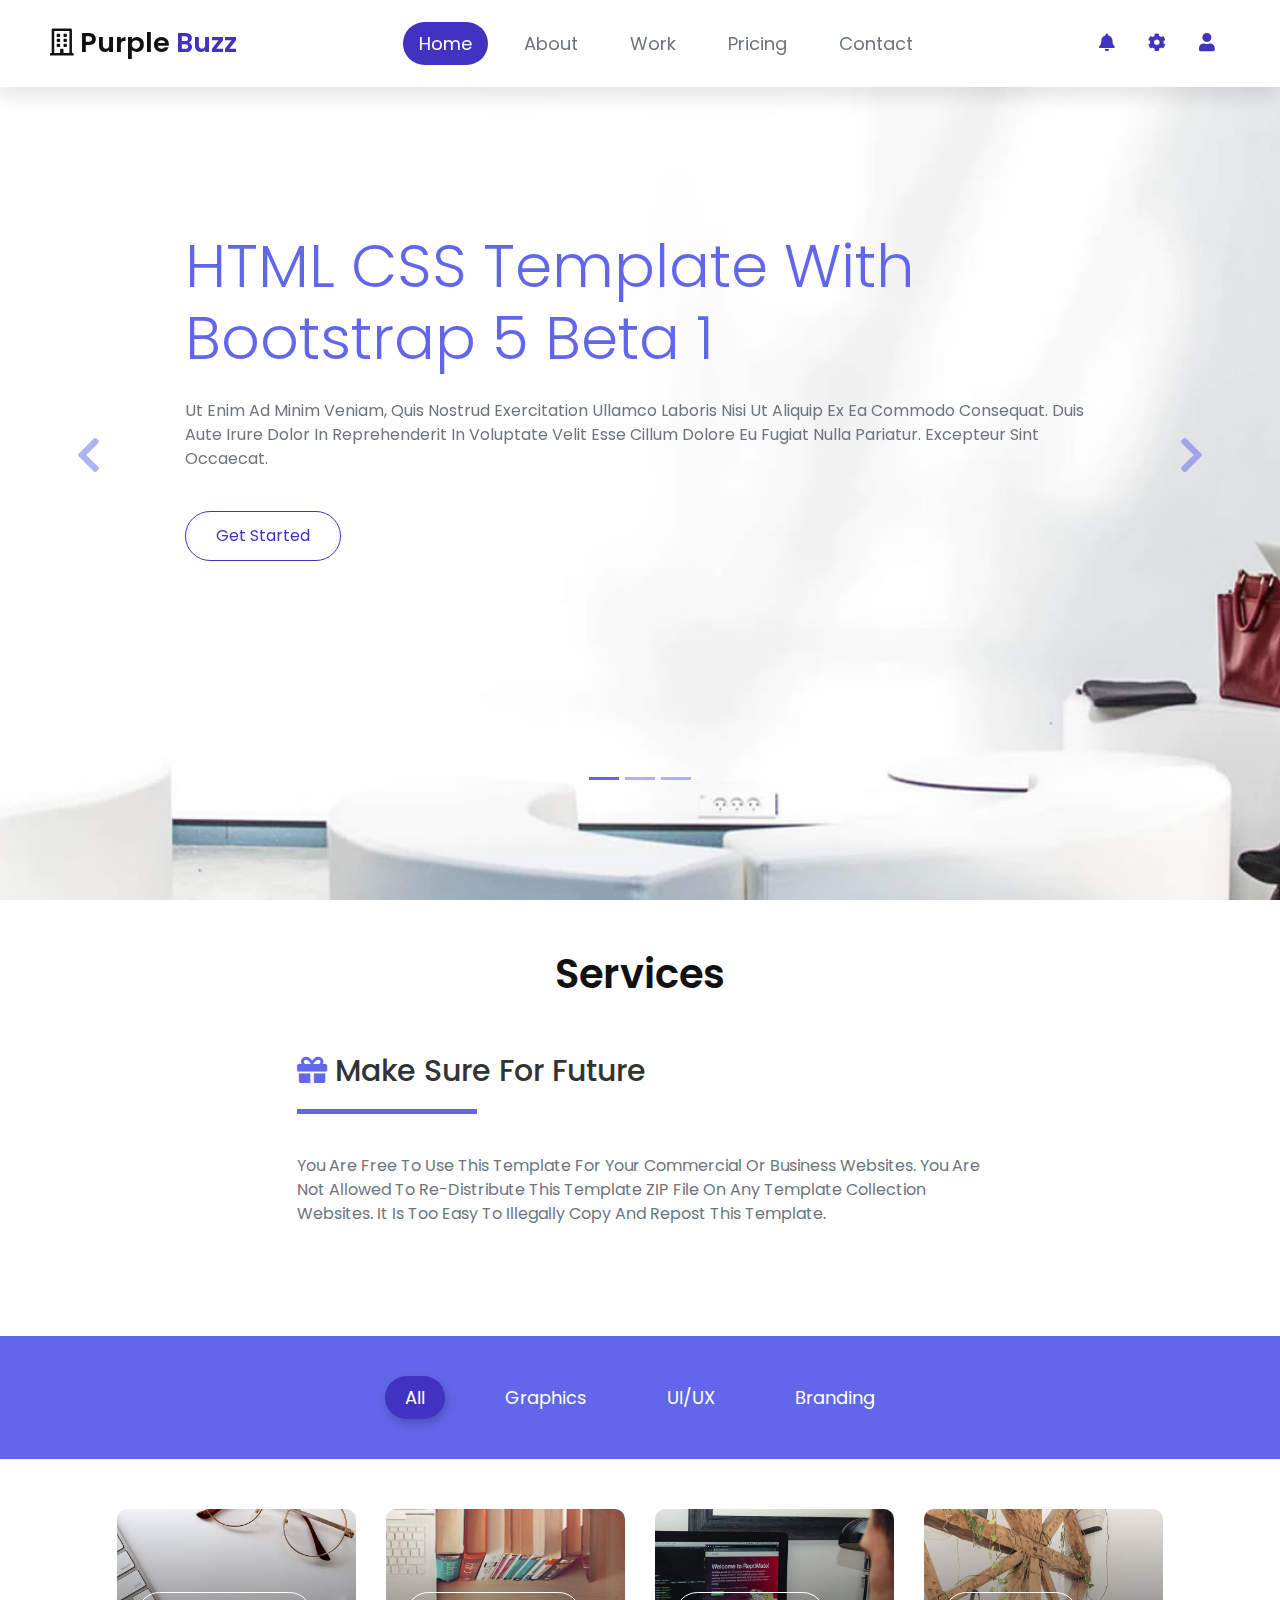
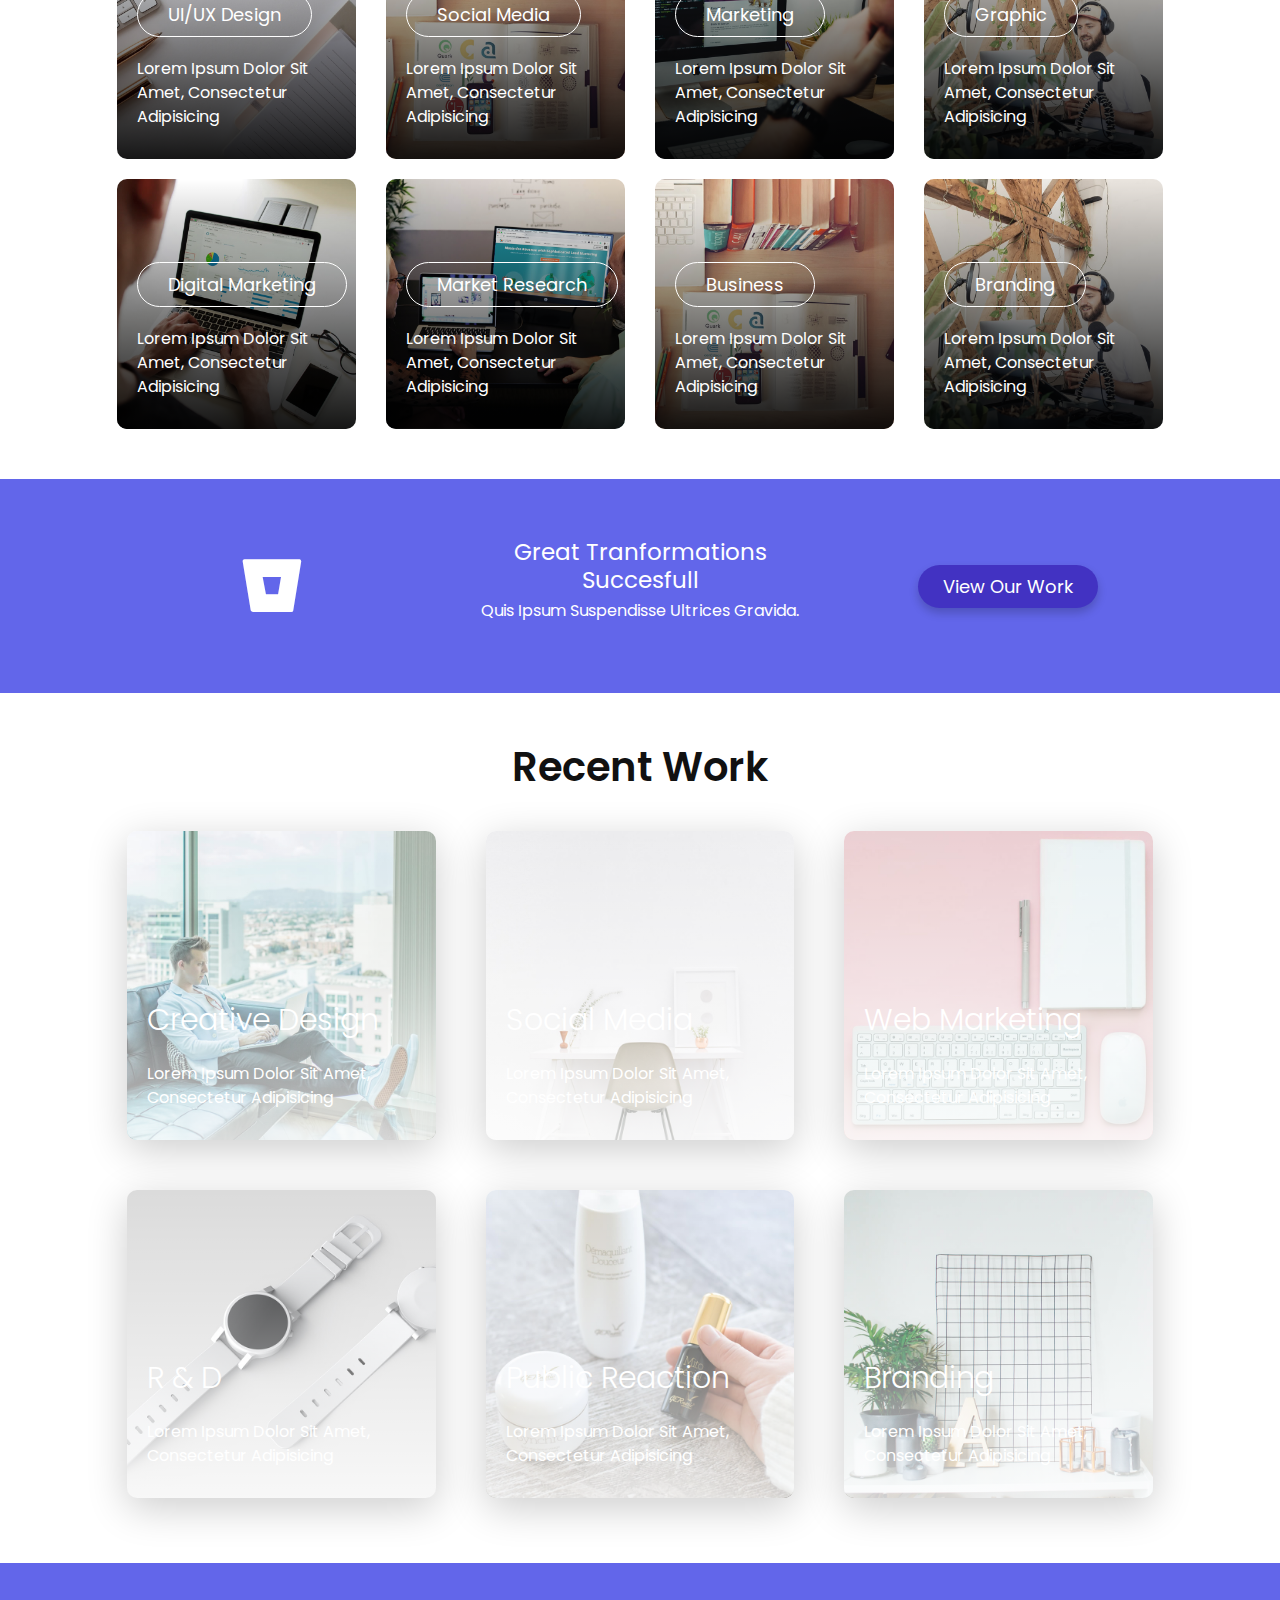
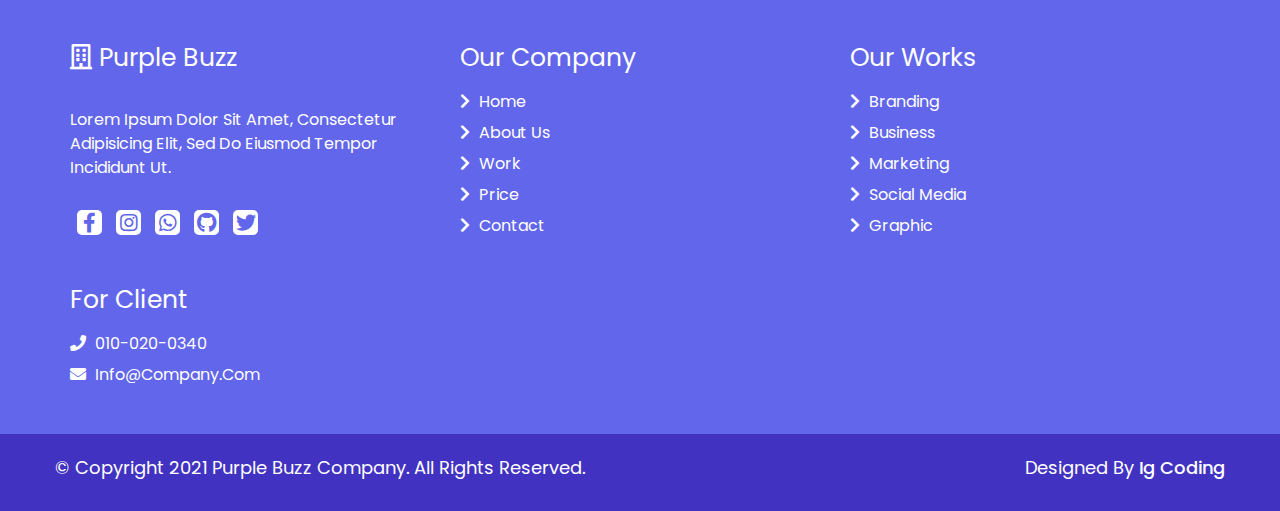
<file: index.html>
<!DOCTYPE html>
<html>
<head>
	<meta charset="utf-8">
	<meta http-equiv="X-UA-Compatible" content="IE=edge">
	<title>Purple buzz</title>
	<!-- font awesome link -->
	<link rel="stylesheet" href="https://cdnjs.cloudflare.com/ajax/libs/font-awesome/5.14.0/css/all.min.css" />
	
	<!-- bootstrap main link -->
	<link rel="stylesheet" href="https://maxcdn.bootstrapcdn.com/bootstrap/4.5.2/css/bootstrap.min.css">

	<!-- bootstrap plugins link  -->
	<script src="https://ajax.googleapis.com/ajax/libs/jquery/3.5.1/jquery.min.js"></script>
	<script src="https://cdnjs.cloudflare.com/ajax/libs/popper.js/1.16.0/umd/popper.min.js"></script>
	<script src="https://maxcdn.bootstrapcdn.com/bootstrap/4.5.2/js/bootstrap.min.js"></script>

	<!-- css custom file********** -->
	<link rel="stylesheet" href="css/style.css">
</head>
<body>

<!-- navigation start  -->
	<header>	
		<nav class="navbar navbar-light navbar-expand-lg" id="nav">
			<a href="index.html" class="navbar-brand"> <span class="far fa-building"></span> purple  <span class="styling-text">buzz</span></a>
			<button class="navbar-toggler" data-toggle="collapse" data-target="#navbar">
				<span class="navbar-toggler-icon"></span>
			</button>

			<div class="collapse navbar-collapse" id="navbar">
				<ul class="navbar-nav ml-auto mr-auto">
					<li class="nav-item"><a href="index.html" class="nav-link active">home</a></li>
					<li class="nav-item"><a href="about.html" class="nav-link">about</a></li>
					<li class="nav-item"><a href="work.html" class="nav-link">work</a></li>
					<li class="nav-item"><a href="price.html" class="nav-link">pricing</a></li>
					<li class="nav-item"><a href="contact.html" class="nav-link">contact</a></li>
				</ul>
					<div class="icons">
						<a href="#" class="fas fa-bell"></a>
						<a href="#" class="fas fa-cog"></a>
						<a href="#" class="fas fa-user"></a>
					</div>
			</div>
		</nav>
	</header>
	<!-- navigation end  -->

	
	<!-- start home -->
	<section class="home flex height">
		<div class="container">
			<div class="carousel slide" data-ride="carousel" id="home-carousel">
				<ol class="carousel-indicators">
				    <li data-target="#home-carousel" data-slide-to="0" class="active"></li>
				    <li data-target="#home-carousel" data-slide-to="1"></li>
				    <li data-target="#home-carousel" data-slide-to="2"></li>
				</ol>
				<div class="carousel-inner">
					<div class="carousel-item active">
						<div class="content">
							<h1>HTML CSS Template with Bootstrap 5 Beta 1</h1>
							<p>Ut enim ad minim veniam, quis nostrud exercitation ullamco laboris nisi ut aliquip ex ea commodo consequat. Duis aute irure dolor in reprehenderit in voluptate velit esse cillum dolore eu fugiat nulla pariatur. Excepteur sint occaecat.</p>
							<a href="#" class="btn-outline">get started</a>
						</div>
					</div>
					<div class="carousel-item">
						<div class="content">
							<h1>Cupidatat non proident, sunt in culpa qui officia</h1>
							<p>Ut enim ad minim veniam, quis nostrud exercitation ullamco laboris nisi ut aliquip ex ea commodo consequat. Duis aute irure dolor in reprehenderit in voluptate velit esse cillum dolore eu fugiat nulla pariatur ure dolor in reprehenderit in voluptate velit esse cillum dolore.</p>
							<a href="#" class="btn-outline">get started</a>
						</div>
					</div>
					<div class="carousel-item">
						<div class="content">
							<h1>Develope <span>Strategies</span> for your business</h1>
							<span class="line"></span>
							<p>Ut enim ad minim veniam, quis nostrud exercitation ullamco laboris nisi ut aliquip ex ea commodo consequat. Duis aute irure dolor in reprehenderit in voluptate velit esse cillum dolore eu fugiat nulla pariatur.</p>
							<a href="#" class="btn-outline">get started</a>
						</div>
					</div>
				</div>
				<a href="#home-carousel" class="carousel-control-prev" data-slide="prev">
					<span class="fas fa-chevron-left"></span>
				</a>
				<a href="#home-carousel" class="carousel-control-next" data-slide="next">
					<span class="fas fa-chevron-right"></span>
				</a>
			</div>
		</div>
	</section>
	<!-- end home -->

	<!-- start service  -->
	<section class="service padding">
		<div class="container">
			<div class="row">
				<div class="col-12 text-center">
					<h2 class="heading">services</h2>
				</div>
			</div>			
			<div class="row justify-content-center">
				<div class="col-lg-8 col-12">
					<div class="content">
							<h3><span class="fas fa-gift"></span> make sure for future</h3>
							<span class="line"></span>
							<p>You are free to use this template for your commercial or business websites. You are not allowed to re-distribute this template ZIP file on any template collection websites. It is too easy to illegally copy and repost this template.</p>

					</div>
				</div>
			</div>
		</div>
	</section>
	<!-- end service  -->

	<!-- start portfolio -->
		<div class="search-btn-container d-flex justify-content-center align-items-center">
				<button class="search-btn active"  data-target="all">All</button>
				<button class="search-btn" data-target="graphic">Graphics</button>
				<button class="search-btn" data-target="ui/ux">UI/UX</button>
				<button class="search-btn" data-target="branding">Branding</button>
		</div>
	<section class="portfolio padding">
		<div class="container">
			<div class="row">
				<div class="col-lg-3 col-md-6 col-12">
					<div class="img-box graphic">
						<img src="img/service-1.jpg">
						<div class="text">
						<a href="#" class="btn">UI/UX design</a>
						<p>Lorem ipsum dolor sit amet, consectetur adipisicing</p>
						</div>
					</div>
				</div>
				<div class="col-lg-3 col-md-6 col-12">
					<div class="img-box ui/ux">
						<img src="img/services-2.jpg">
						<div class="text">
						<a href="#" class="btn">Social media</a>
						<p>Lorem ipsum dolor sit amet, consectetur adipisicing</p>
						</div>
					</div>
				</div>
				<div class="col-lg-3 col-md-6 col-12">
					<div class="img-box graphic">
						<img src="img/services-3.jpg">
						<div class="text">
						<a href="#" class="btn">marketing</a>
						<p>Lorem ipsum dolor sit amet, consectetur adipisicing</p>
						</div>
					</div>
				</div>
				<div class="col-lg-3 col-md-6 col-12">
					<div class="img-box branding">
						<img src="img/services-4.jpg">
						<div class="text">
						<a href="#" class="btn">graphic</a>
						<p>Lorem ipsum dolor sit amet, consectetur adipisicing</p>
						</div>
					</div>
				</div>
				<div class="col-lg-3 col-md-6 col-12">
					<div class="img-box graphic">
						<img src="img/services-5.jpg">
						<div class="text">
						<a href="#" class="btn">digital marketing</a>
						<p>Lorem ipsum dolor sit amet, consectetur adipisicing</p>
						</div>
					</div>
				</div>
				<div class="col-lg-3 col-md-6 col-12">
					<div class="img-box ui/ux">
						<img src="img/services-6.jpg">
						<div class="text">
						<a href="#" class="btn">market research</a>
						<p>Lorem ipsum dolor sit amet, consectetur adipisicing</p>
						</div>
					</div>
				</div>
				<div class="col-lg-3 col-md-6 col-12">
					<div class="img-box ui/ux">
						<img src="img/services-2.jpg">
						<div class="text">
						<a href="#" class="btn">business</a>
						<p>Lorem ipsum dolor sit amet, consectetur adipisicing</p>
						</div>
					</div>
				</div>
				<div class="col-lg-3 col-md-6 col-12">
					<div class="img-box graphic branding">
						<img src="img/services-4.jpg">
						<div class="text">
						<a href="#" class="btn">branding</a>
						<p>Lorem ipsum dolor sit amet, consectetur adipisicing</p>
						</div>
					</div>
				</div>
			</div>
		</div>
	</section>
	<!-- end portfolio -->

	<div class="container-fluid padding newsletter">
		<div class="row text-center justify-content-center align-items-center">
			<div class="col-lg-4 col-md-12">
				<span class="fab fa-bitbucket"></span>
			</div>
			<div class="col-lg-4 col-md-12">
				<h4>great tranformations succesfull</h4>					
				<p>Quis ipsum suspendisse ultrices gravida.</p>
			</div>
			<div class="col-lg-4 col-md-12">
				<a href="#" class="main-btn">view our work</a>
			</div>
		</div>
	</div>

	<!-- start recent work -->
	<section class="recent-work padding">
		<div class="container">
			<h1 class="heading text-center">recent work</h1>
			<div class="row">
				<div class="col-lg-4 col-md-6 col-12">
					<div class="img-box graphic branding">
						<img src="img/recent-work-1.jpg">
						<div class="text">
							<a href="#">creative design</a>
							<p>Lorem ipsum dolor sit amet, consectetur adipisicing</p>
						</div>
					</div>
				</div>
				<div class="col-lg-4 col-md-6 col-12">
					<div class="img-box graphic branding">
						<img src="img/recent-work-2.jpg">
						<div class="text">
							<a href="#">social media</a>
							<p>Lorem ipsum dolor sit amet, consectetur adipisicing</p>
						</div>
					</div>
				</div>
				<div class="col-lg-4 col-md-6 col-12">
					<div class="img-box graphic branding">
						<img src="img/recent-work-3.jpg">
						<div class="text">
							<a href="#">web marketing</a>
							<p>Lorem ipsum dolor sit amet, consectetur adipisicing</p>
						</div>
					</div>
				</div>
				<div class="col-lg-4 col-md-6 col-12">
					<div class="img-box graphic branding">
						<img src="img/recent-work-4.jpg">
						<div class="text">
							<a href="#">r & d</a>
							<p>Lorem ipsum dolor sit amet, consectetur adipisicing</p>
						</div>
					</div>
				</div>
				<div class="col-lg-4 col-md-6 col-12">
					<div class="img-box graphic branding">
						<img src="img/recent-work-5.jpg">
						<div class="text">
							<a href="#">public reaction</a>
							<p>Lorem ipsum dolor sit amet, consectetur adipisicing</p>
						</div>
					</div>
				</div>
				<div class="col-lg-4 col-md-6 col-12">
					<div class="img-box graphic branding">
						<img src="img/recent-work-6.jpg">
						<div class="text">
							<a href="#">branding</a>
							<p>Lorem ipsum dolor sit amet, consectetur adipisicing</p>
						</div>
					</div>
				</div>
			</div>
		</div>
	</section>
	<!-- end recent work -->

	
	<!-- start footer  -->
	<footer class="footer">
		<div class="container">
			<div class="row">
				<div class="col-lg-4 col-md-6 col-12 mt-5">
					<h3><span class="far fa-building"></span> purple buzz</h3>
					<p>Lorem ipsum dolor sit amet, consectetur adipisicing elit, sed do eiusmod tempor incididunt ut.</p>
					<div class="icons d-flex">
						<a href="#" class="fab fa-facebook-f"></a>
						<a href="#" class="fab fa-instagram"></a>
						<a href="#" class="fab fa-whatsapp"></a>
						<a href="#" class="fab fa-github"></a>
						<a href="#" class="fab fa-twitter"></a>
					</div>
				</div>
				<div class="col-lg-4 col-md-6 col-12 mt-5">
					<h3>our company</h3>
					<a href="#" class="d-block"><span class="fas fa-chevron-right"></span> home</a>
					<a href="#" class="d-block"><span class="fas fa-chevron-right"></span> about us</a>
					<a href="#" class="d-block"><span class="fas fa-chevron-right"></span> work</a>
					<a href="#" class="d-block"><span class="fas fa-chevron-right"></span> price</a>
					<a href="#" class="d-block"><span class="fas fa-chevron-right"></span> contact</a>
				</div>
				<div class="col-lg-4 col-md-6 col-12 mt-5">
					<h3>our works</h3>
					<a href="#" class="d-block"><span class="fas fa-chevron-right"></span> branding</a>
					<a href="#" class="d-block"><span class="fas fa-chevron-right"></span>	business</a>
					<a href="#" class="d-block"><span class="fas fa-chevron-right"></span> marketing</a>
					<a href="#" class="d-block"><span class="fas fa-chevron-right"></span> social media</a>
					<a href="#" class="d-block"><span class="fas fa-chevron-right"></span> graphic</a>
				</div>
				<div class="col-lg-4 col-md-6 col-12 mt-5">
					<h3>for client</h3>
					<a href="#" class="d-block"><span class="fas fa-phone"></span> 010-020-0340</a>
					<a href="#" class="d-block"><span class="fas fa-envelope"></span> info@company.com</a>
				</div>
			</div>
		</div>
		<div class="credit">
			<div class="container">
				<div class="row d-flex justify-content-center justify-content-lg-between align-items-center">
					<p>© Copyright 2021 Purple Buzz Company. All Rights Reserved.</p>
					<p>designed by <a href="#">ig coding</a></p>
				</div>
			</div>
		</div>
	</footer>
	<!-- end footer  -->
<script src="js/script.js"></script>
</body>
</html>
</file>
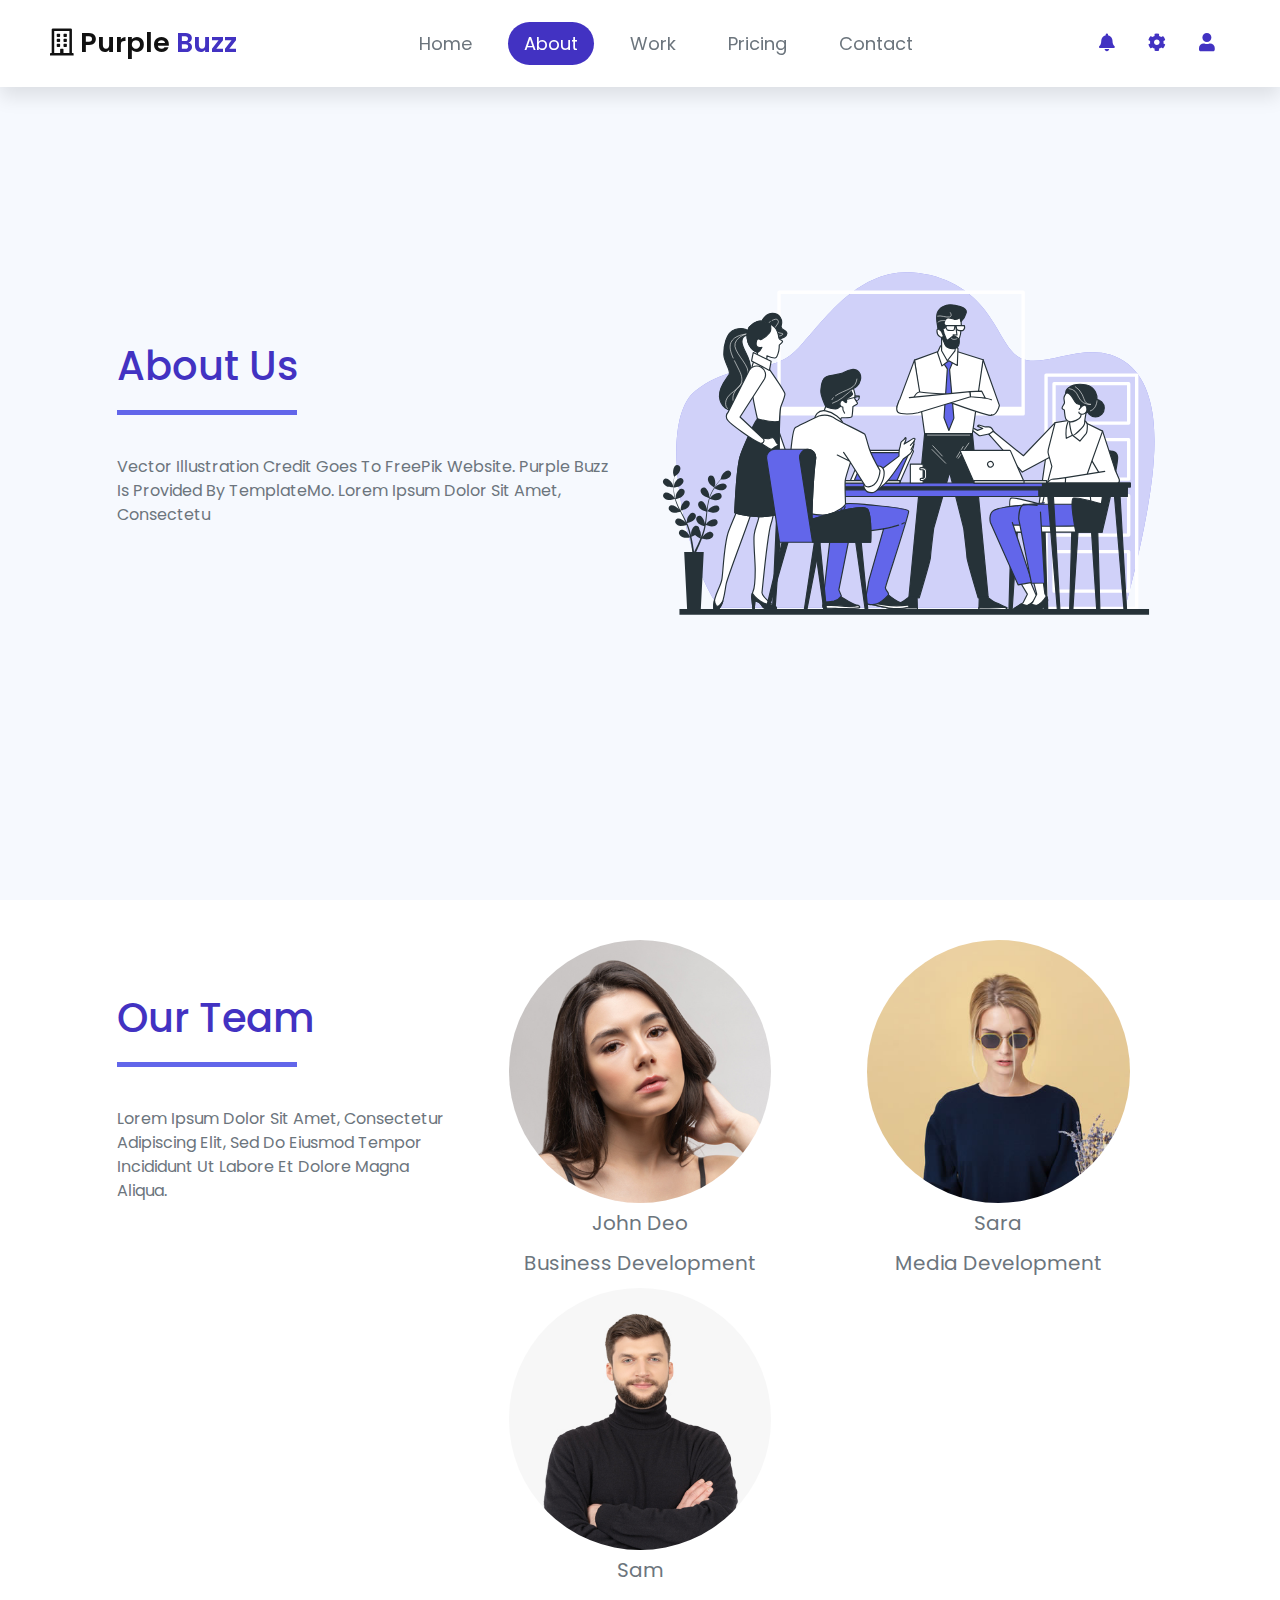
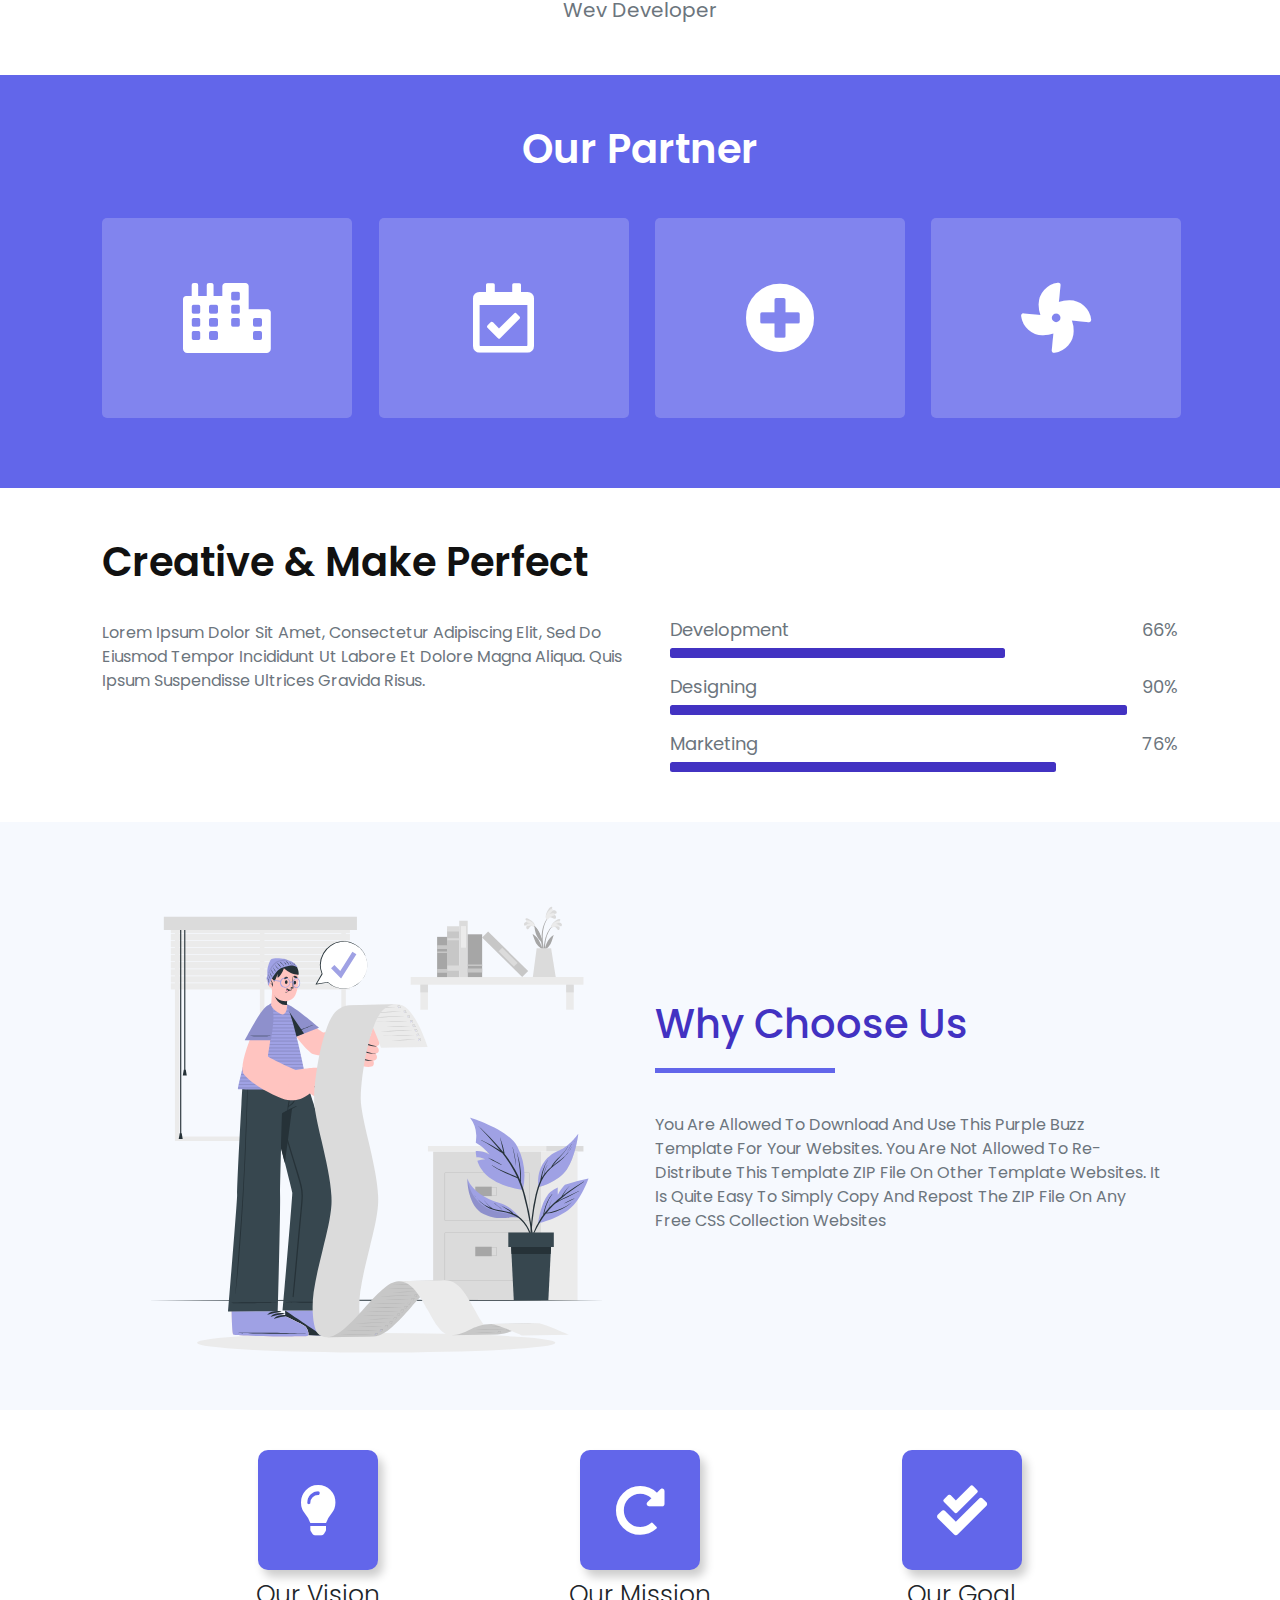
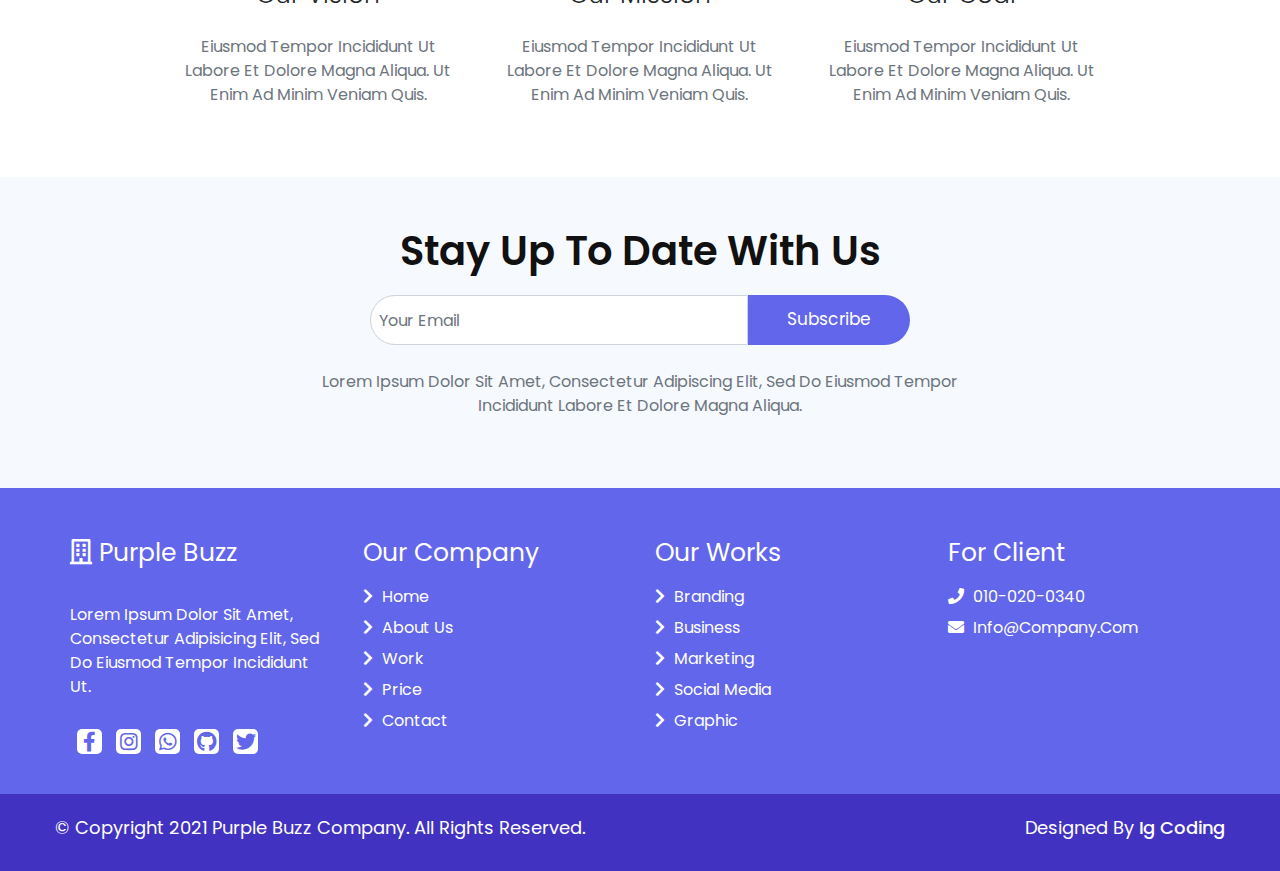
<file: about.html>
<!DOCTYPE html>
<html>
<head>
	<meta charset="utf-8">
	<meta http-equiv="X-UA-Compatible" content="IE=edge">
	<title>Purple buzz</title>
	<!-- font awesome link -->
	<link rel="stylesheet" href="https://cdnjs.cloudflare.com/ajax/libs/font-awesome/5.14.0/css/all.min.css" />
	
	<!-- bootstrap main link -->
	<link rel="stylesheet" href="https://maxcdn.bootstrapcdn.com/bootstrap/4.5.2/css/bootstrap.min.css">

	<!-- bootstrap plugins link  -->
	<script src="https://ajax.googleapis.com/ajax/libs/jquery/3.5.1/jquery.min.js"></script>
	<script src="https://cdnjs.cloudflare.com/ajax/libs/popper.js/1.16.0/umd/popper.min.js"></script>
	<script src="https://maxcdn.bootstrapcdn.com/bootstrap/4.5.2/js/bootstrap.min.js"></script>

	<!-- css custom file********** -->
	<link rel="stylesheet" href="css/style.css">
</head>
<body>

<!-- navigation start  -->
	<header>	
		<nav class="navbar navbar-light navbar-expand-lg" id="nav">
			<a href="index.html" class="navbar-brand"> <span class="far fa-building"></span> purple  <span class="styling-text">buzz</span></a>
			<button class="navbar-toggler" data-toggle="collapse" data-target="#navbar">
				<span class="navbar-toggler-icon"></span>
			</button>

			<div class="collapse navbar-collapse" id="navbar">
				<ul class="navbar-nav ml-auto mr-auto">
					<li class="nav-item"><a href="index.html" class="nav-link">home</a></li>
					<li class="nav-item"><a href="about.html" class="nav-link active">about</a></li>
					<li class="nav-item"><a href="work.html" class="nav-link">work</a></li>
					<li class="nav-item"><a href="price.html" class="nav-link">pricing</a></li>
					<li class="nav-item"><a href="contact.html" class="nav-link">contact</a></li>
				</ul>
					<div class="icons">
						<a href="#" class="fas fa-bell"></a>
						<a href="#" class="fas fa-cog"></a>
						<a href="#" class="fas fa-user"></a>
					</div>
			</div>
		</nav>
	</header>
	<!-- navigation end  -->



<!-- start about page -->
<div class="about-page padding flex bg-lg">
	<div class="container">
		<div class="row justify-content-center align-items-center">
			<div class="col-lg-6">
				<div class="content">
					<h2 class="mini-heading">about us</h2>
					<span class="line"></span>
					<p>Vector illustration credit goes to FreePik website. Purple Buzz is provided by TemplateMo. Lorem ipsum dolor sit amet, consectetu</p>
				</div>
			</div>
			<div class="col-lg-6">
				<img src= "img/about-1.svg" alt="">
			</div>
		</div>
	</div>
</div>
<!-- end about page -->

<!-- start team section -->
<div class="team padding">
	<div class="container">
		<div class="row justify-content-center align-items-center">
			<div class="col-lg-4 col-md-6 col-12">
				<h2 class="mini-heading">our team</h2>
				<span class="line"></span>
				<p>Lorem ipsum dolor sit amet, consectetur adipiscing elit, sed do eiusmod tempor incididunt ut labore et dolore magna aliqua.</p>
			</div>
			<div class="col-lg-4 col-md-6 col-12 text-center">
				<div class="team-img-box">	
					<img src="img/team-1.jpg" alt="img">
					<p class="mt-2">john deo</p>
					<p>business development</p>
				</div>
			</div>
			<div class="col-lg-4 col-md-6 col-12 text-center">
				<div class="team-img-box">	
					<img src="img/team-2.jpg" alt="img">
					<p class="mt-2">sara</p>
					<p>media development</p>
				</div>
			</div>
			<div class="col-lg-4 col-md-6 col-12 text-center">
				<div class="team-img-box">	
					<img src="img/team-3.jpg" alt="img">
					<p class="mt-2">sam</p>
					<p>wev developer</p>
				</div>
			</div>
		</div>
	</div>
</div>
<!-- end team section -->


<!-- start our partner -->
<div class="container-fluid padding partner">
	<h2 class="heading text-center">our partner</h2>
	<div class="row">
		<div class="col-lg-3 col-md-6 col-12 text-center">
			<a href="#" class="fas fa-city"></a>
		</div>
		<div class="col-lg-3 col-md-6 col-12 text-center">
			<a href="#" class="far fa-calendar-check"></a>
		</div>
		<div class="col-lg-3 col-md-6 col-12 text-center">
			<a href="#" class="fas fa-plus-circle"></a>
		</div>
		<div class="col-lg-3 col-md-6 col-12 text-center">
			<a href="#" class="fas fa-fan"></a>
		</div>
	</div>
</div>
<!-- end our partner -->

<!-- start skill progress bar  -->
<section class="skills container-fluid padding">
	<h2 class="heading">creative & make perfect</h2>
		<div class="row">
			<div class="col-lg-6 col-12">
				<p>Lorem ipsum dolor sit amet, consectetur adipiscing elit, sed do eiusmod tempor incididunt ut labore et dolore magna aliqua. Quis ipsum suspendisse ultrices gravida Risus.</p>
			</div>
			<div class="col-lg-6 col-12 pl-5">
				<div class="progress-bar-container">
					<div class="d-flex justify-content-between">
						<div class="skills-name">development</div>
						<div class="skills-percent">66%</div>
					</div>
					<div class="progress" style="width: 66%;"></div>
				</div>
				<div class="progress-bar-container">
					<div class="d-flex justify-content-between">
						<div class="skills-name">designing</div>
						<div class="skills-percent">90%</div>
					</div>
					<div class="progress" style="width: 90%;"></div>
				</div>
				<div class="progress-bar-container">
					<div class="d-flex justify-content-between">
						<div class="skills-name">marketing</div>
						<div class="skills-percent">76%</div>
					</div>
					<div class="progress" style="width: 76%;"></div>
				</div>
			</div>
		</div>
</section>
<!-- end skill progress bar  -->

<!-- start why choose us -->
<section class="choose-us padding bg-lg">
	<div class="container">
		<div class="row justify-content-center align-items-center">
			<div class="col-lg-6 col-12">
				<img src="img/work.svg" alt="Img">
			</div>
			<div class="col-lg-6 col-12 mt-5">
				<h2 class="mini-heading">why choose us</h2>
				<span class="line"></span>
				<p>You are allowed to download and use this Purple Buzz template for your websites. You are not allowed to re-distribute this template ZIP file on other template websites. It is quite easy to simply copy and repost the ZIP file on any Free CSS collection websites</p>
			</div>
		</div>
	</div>
</section>
<!-- end why choose us -->

<!-- start future plans -->
<div class="future-plans container padding">
	<div class="row">
		<div class="col-lg-4 col-md-6 col-sm-12 mt-md-0 mt-5">
			<div class="box text-center">
				<span class="fas fa-lightbulb"></span>
				<h3>our vision</h3>
				<p>Eiusmod tempor incididunt ut labore et dolore magna aliqua. Ut enim ad minim veniam quis.</p>
			</div>
		</div>
		<div class="col-lg-4 col-md-6 col-sm-12 mt-md-0 mt-5">
			<div class="box text-center">
				<span class="fas fa-redo-alt"></span>
				<h3>our mission</h3>
				<p>Eiusmod tempor incididunt ut labore et dolore magna aliqua. Ut enim ad minim veniam quis.</p>
			</div>
		</div>
		<div class="col-lg-4 col-md-6 col-sm-12 mt-md-0 mt-5">
			<div class="box text-center">
				<span class="fas fa-check-double"></span>
				<h3>our goal</h3>
				<p>Eiusmod tempor incididunt ut labore et dolore magna aliqua. Ut enim ad minim veniam quis.</p>
			</div>
		</div>
	</div>
</div>
<!-- start future plans -->

<!-- start contact  -->
<section class="contact padding bg-lg">
	<div class="container">
		<div class="row justify-content-center align-items-center">
			<div class="col-lg-8 col-md-10 col-sm-11 col-12 d-flex justify-content-center align-items-center flex-column text-center">
				<h1 class="heading text-center">stay up to date with us</h1>
				<form class="form-inline">
					<input type="email" placeholder="your email" class="form-control">
					<input type="submit" value="subscribe">
				</form>
				<p>Lorem ipsum dolor sit amet, consectetur adipiscing elit, sed do eiusmod tempor incididunt labore et dolore magna aliqua.</p>
			</div>
		</div>
	</div>
</section>
<!-- end contact  -->


<!-- start footer  -->
	<footer class="footer">
		<div class="container">
			<div class="row justify-content-center align-items-stretch">
				<div class="col-lg-3 col-md-4 col-sm-6">
					<h3><span class="far fa-building"></span> purple buzz</h3>
					<p>Lorem ipsum dolor sit amet, consectetur adipisicing elit, sed do eiusmod tempor incididunt ut.</p>
					<div class="icons d-flex">
						<a href="#" class="fab fa-facebook-f"></a>
						<a href="#" class="fab fa-instagram"></a>
						<a href="#" class="fab fa-whatsapp"></a>
						<a href="#" class="fab fa-github"></a>
						<a href="#" class="fab fa-twitter"></a>
					</div>
				</div>
				<div class="col-lg-3 col-md-4 col-sm-6">
					<h3>our company</h3>
					<a href="#" class="d-block"><span class="fas fa-chevron-right"></span> home</a>
					<a href="#" class="d-block"><span class="fas fa-chevron-right"></span> about us</a>
					<a href="#" class="d-block"><span class="fas fa-chevron-right"></span> work</a>
					<a href="#" class="d-block"><span class="fas fa-chevron-right"></span> price</a>
					<a href="#" class="d-block"><span class="fas fa-chevron-right"></span> contact</a>
				</div>
				<div class="col-lg-3 col-md-4 col-sm-6">
					<h3>our works</h3>
					<a href="#" class="d-block"><span class="fas fa-chevron-right"></span> branding</a>
					<a href="#" class="d-block"><span class="fas fa-chevron-right"></span>	business</a>
					<a href="#" class="d-block"><span class="fas fa-chevron-right"></span> marketing</a>
					<a href="#" class="d-block"><span class="fas fa-chevron-right"></span> social media</a>
					<a href="#" class="d-block"><span class="fas fa-chevron-right"></span> graphic</a>
				</div>
				<div class="col-lg-3 col-md-4 col-sm-6">
					<h3>for client</h3>
					<a href="#" class="d-block"><span class="fas fa-phone"></span> 010-020-0340</a>
					<a href="#" class="d-block"><span class="fas fa-envelope"></span> info@company.com</a>
				</div>
			</div>
		</div>
		<div class="credit">
			<div class="container">
				<div class="row d-flex justify-content-between">
					<p>© Copyright 2021 Purple Buzz Company. All Rights Reserved.</p>
					<p>designed by <a href="#">ig coding</a></p>
				</div>
			</div>
		</div>
	</footer>
	<!-- end footer  -->
<script src="js/script.js"></script>
</body>
</html>
</file>
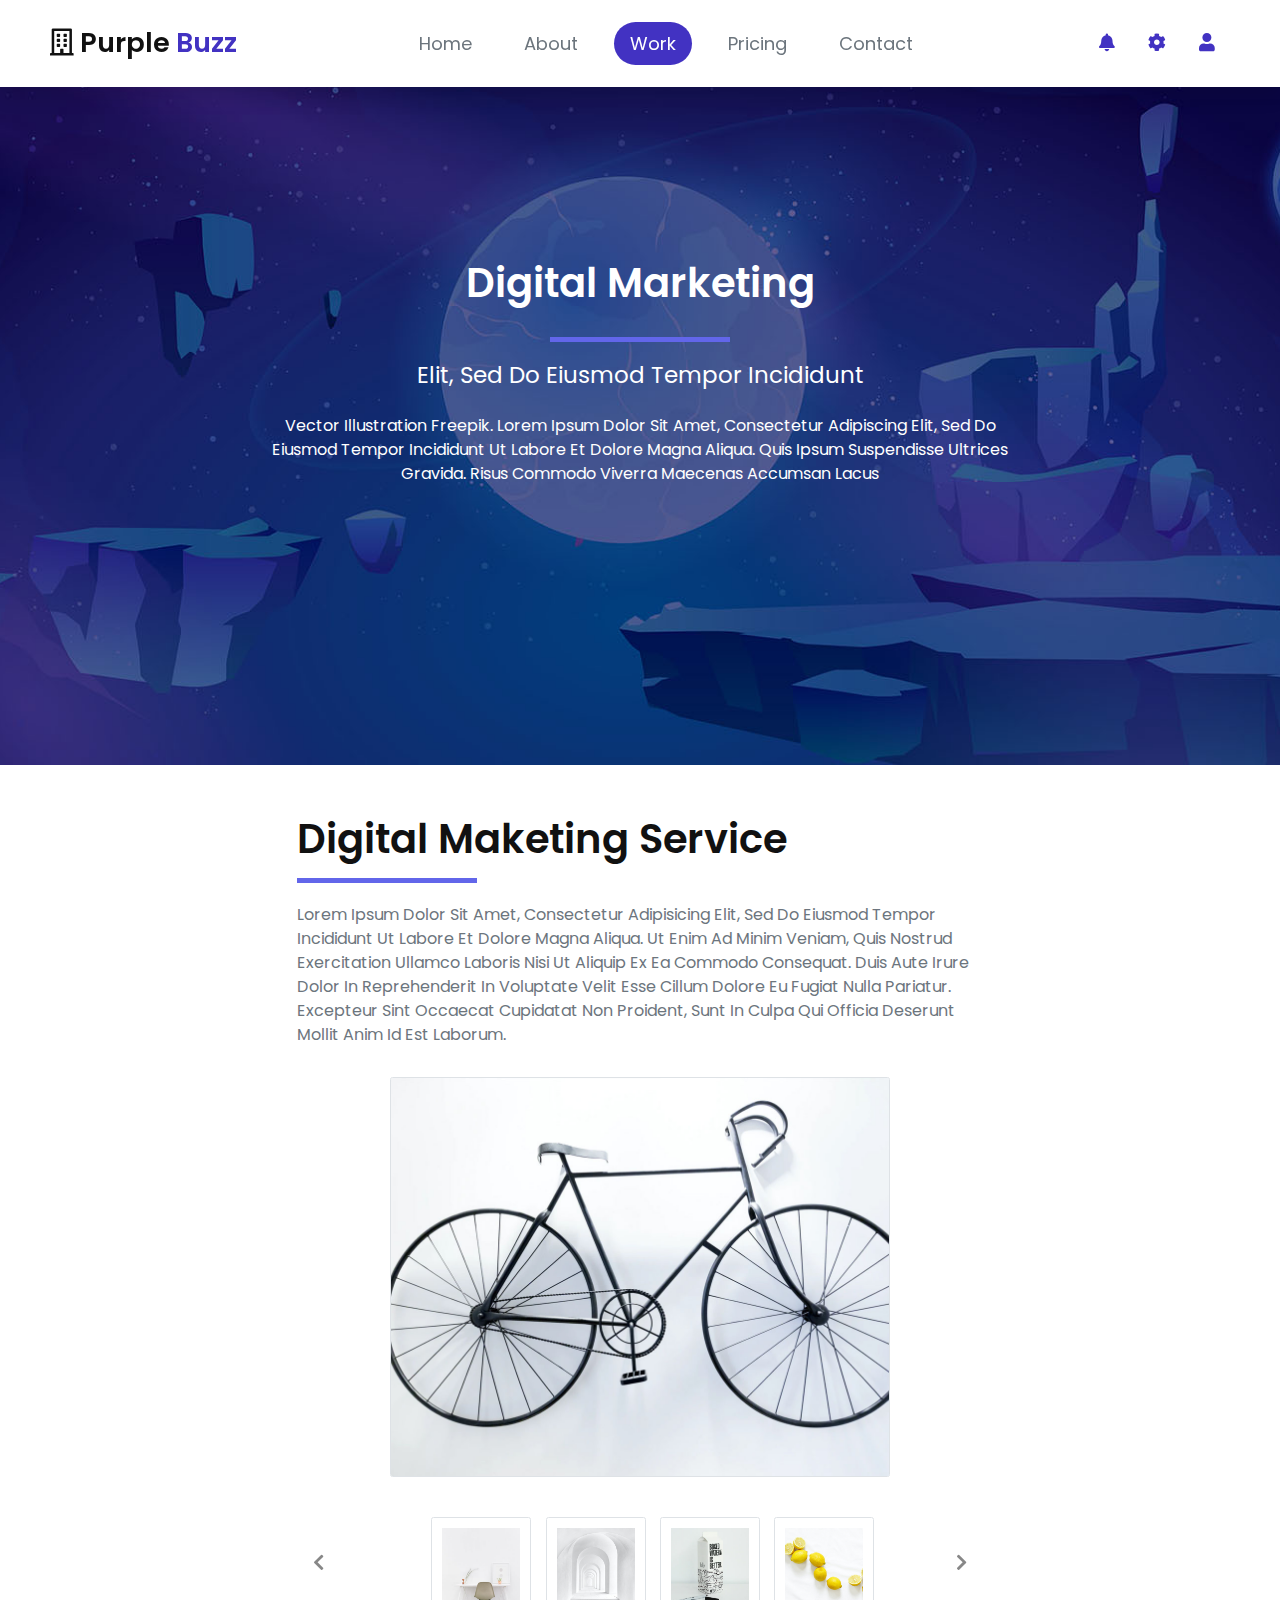
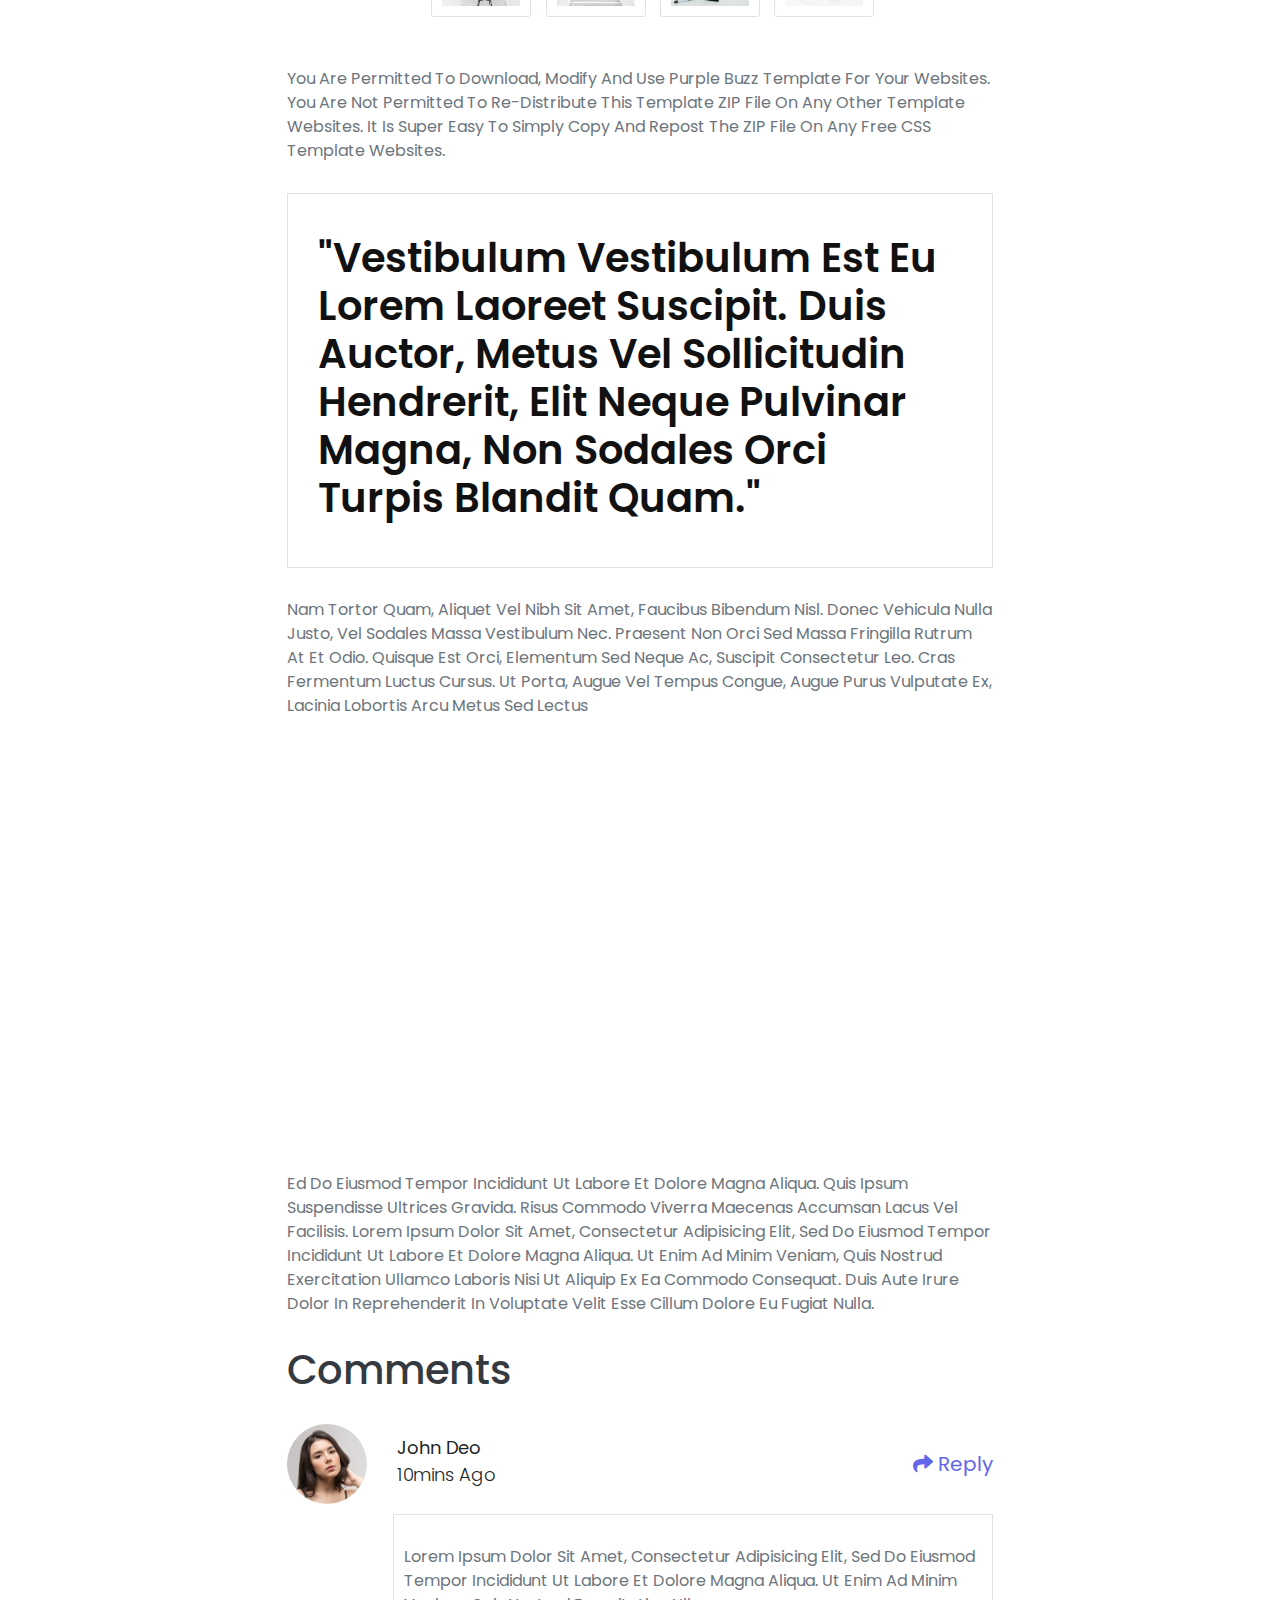
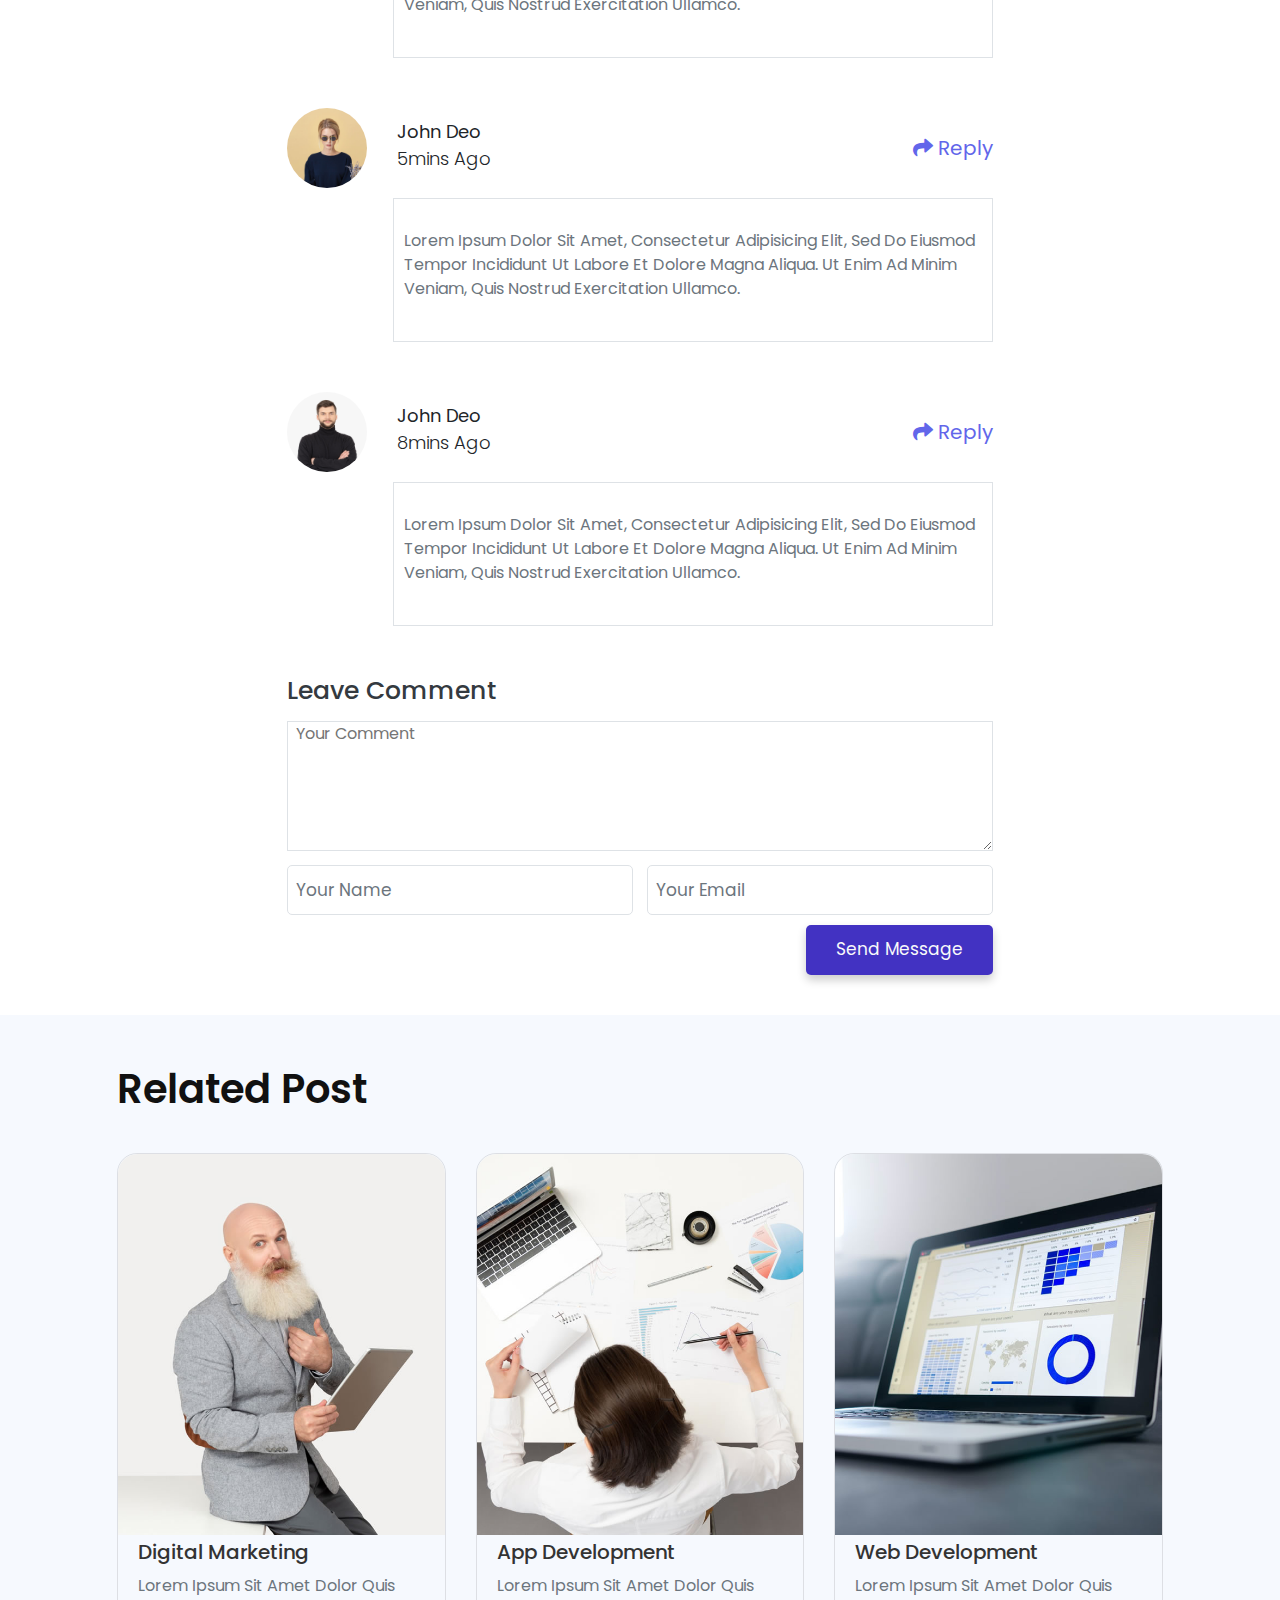
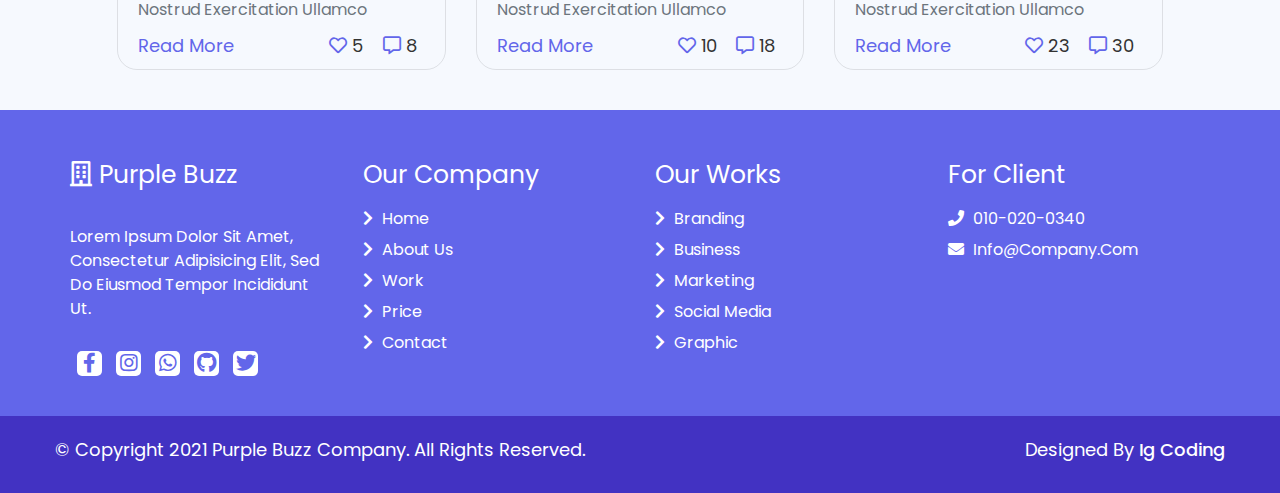
<file: blog.html>
<!DOCTYPE html>
<html>
<head>
	<meta charset="utf-8">
	<meta http-equiv="X-UA-Compatible" content="IE=edge">
	<title>Purple buzz</title>
	<!-- font awesome link -->
	<link rel="stylesheet" href="https://cdnjs.cloudflare.com/ajax/libs/font-awesome/5.14.0/css/all.min.css" />
	
	<!-- bootstrap main link -->
	<link rel="stylesheet" href="https://maxcdn.bootstrapcdn.com/bootstrap/4.5.2/css/bootstrap.min.css">

	<!-- bootstrap plugins link  -->
	<script src="https://ajax.googleapis.com/ajax/libs/jquery/3.5.1/jquery.min.js"></script>
	<script src="https://cdnjs.cloudflare.com/ajax/libs/popper.js/1.16.0/umd/popper.min.js"></script>
	<script src="https://maxcdn.bootstrapcdn.com/bootstrap/4.5.2/js/bootstrap.min.js"></script>

	<!-- css custom file********** -->
	<link rel="stylesheet" href="css/style.css">
</head>
<body>

<!-- navigation start  -->
	<header>	
		<nav class="navbar navbar-light navbar-expand-lg" id="nav">
			<a href="index.html" class="navbar-brand"> <span class="far fa-building"></span> purple  <span class="styling-text">buzz</span></a>
			<button class="navbar-toggler" data-toggle="collapse" data-target="#navbar">
				<span class="navbar-toggler-icon"></span>
			</button>

			<div class="collapse navbar-collapse" id="navbar">
				<ul class="navbar-nav ml-auto mr-auto">
					<li class="nav-item"><a href="index.html" class="nav-link">home</a></li>
					<li class="nav-item"><a href="about.html" class="nav-link">about</a></li>
					<li class="nav-item"><a href="work.html" class="nav-link active">work</a></li>
					<li class="nav-item"><a href="price.html" class="nav-link">pricing</a></li>
					<li class="nav-item"><a href="contact.html" class="nav-link">contact</a></li>
				</ul>
					<div class="icons">
						<a href="#" class="fas fa-bell"></a>
						<a href="#" class="fas fa-cog"></a>
						<a href="#" class="fas fa-user"></a>
					</div>
			</div>
		</nav>
	</header>
	<!-- navigation end  -->


	<!-- start blog home   -->
	<section class="work padding flex">
		<div class="container">
			<div class="row justify-content-center align-items-center">
				<div class="col-lg-9 col-md-10 col-sm-11 col-12 text-center">
					<div class="content">
						<h1 class="heading">digital marketing</h1>
						<span class="line ml-auto mr-auto"></span>
						<h3>Elit, sed do eiusmod tempor incididunt</h3>
						<p>Vector illustration Freepik. Lorem ipsum dolor sit amet, consectetur adipiscing elit, sed do eiusmod tempor incididunt ut labore et dolore magna aliqua. Quis ipsum suspendisse ultrices gravida. Risus commodo viverra maecenas accumsan lacus</p>
					</div>
				</div>
			</div>
		</div>
	</section>
	<!-- start blog home   -->

	<section class="blog padding">
		<div class="container">
			<div class="row justify-content-center align-items-center">
				<div class="col-lg-8 col-md-10 col-sm-11 col-11">
					<h3 class="heading">digital maketing service</h3>
					<span class="line m-0 p-0"></span>
					<p>Lorem ipsum dolor sit amet, consectetur adipisicing elit, sed do eiusmod tempor incididunt ut labore et dolore magna aliqua. Ut enim ad minim veniam, quis nostrud exercitation ullamco laboris nisi ut aliquip ex ea commodo consequat. Duis aute irure dolor in reprehenderit in voluptate velit esse cillum dolore eu fugiat nulla pariatur. Excepteur sint occaecat cupidatat non proident, sunt in culpa qui officia deserunt mollit anim id est laborum.</p>
				</div>
			</div>
			<div class="row justify-content-center align-items-center">
				<div class="col-lg-8 col-md-10 col-sm-11 col-11 d-flex justify-content-center">
					<img src="img/work-slide-8.jpg" alt="img" class="border rounded big-img">
				</div>
				<div class="col-lg-8 col-md-10 col-sm-11 col-11">
					<div class="carousel slide" data-slide="carousel" id="mini-img-slider">
						<div class="carousel-inner">
							<div class="carousel-item active">
								<div class="box-container container-fluid mt-5">
									<div class="row justify-content-center align-items-center">
										<div class="box col-2 mt-3">
											<img src="img/work-slide-2-small.jpg" alt="mini-img" class="border rounded">
										</div>
										<div class="box col-2 mt-3">
											<img src="img/work-slide-3-small.jpg" alt="mini-img" class="border rounded">
										</div>
										<div class="box col-2 mt-3">
											<img src="img/work-slide-4-small.jpg" alt="mini-img" class="border rounded">
										</div>
										<div class="box col-2 mt-3">
											<img src="img/work-slide-5-small.jpg" alt="mini-img" class="border rounded">
										</div>
									</div>
								</div>
							</div>
							<div class="carousel-item">
								<div class="box-container container-fluid mt-5">
									<div class="row align-items-center justify-content-center">
										<div class="box col-2 mt-3">
											<img src="img/work-slide-1-small.jpg" alt="mini-img" class="border rounded">
										</div>
										<div class="box col-2 mt-3">
											<img src="img/work-slide-7-small.jpg" alt="mini-img" class="border rounded">
										</div>
										<div class="box col-2 mt-3">
											<img src="img/work-slide-3-small.jpg" alt="mini-img" class="border rounded">
										</div>
										<div class="box col-2 mt-3">
											<img src="img/work-slide-6.jpg" alt="mini-img" class="border rounded">
										</div>
									</div>
								</div>
							</div>
							<div class="carousel-item">
								<div class="box-container container-fluid mt-5">
									<div class="row align-items-center justify-content-center">
										<div class="box col-2 mt-3">
											<img src="img/work-slide-2-small.jpg" alt="mini-img" class="border rounded">
										</div>
										<div class="box col-2 mt-3">
											<img src="img/work-slide-1-small.jpg" alt="mini-img" class="border rounded">
										</div>
										<div class="box col-2 mt-3">
											<img src="img/work-slide-7-small.jpg" alt="mini-img" class="border rounded">
										</div>
										<div class="box col-2 mt-3">
											<img src="img/work-slide-6.jpg" alt="mini-img" class="border rounded">
										</div>
									</div>
								</div>
							</div>
							<a href="#mini-img-slider" class="carousel-control-prev" data-slide="prev">
								<span class="fas fa-chevron-left mt-5"></span>
							</a>
							<a href="#mini-img-slider" class="carousel-control-next" data-slide="next">
								<span class="fas fa-chevron-right mt-5"></span>
							</a>
						</div>
					</div>
				</div>
			</div>
		</div>
		<div class="row justify-content-center align-items-center">
			<div class="col-lg-8 col-md-10 col-sm-11 col-11">
				<p class="mt-5">You are permitted to download, modify and use Purple Buzz template for your websites. You are not permitted to re-distribute this template ZIP file on any other template websites. It is super easy to simply copy and repost the ZIP file on any Free CSS template websites.</p>
				<div class="box border p-5">
					<h4 class="heading">"Vestibulum vestibulum est eu lorem laoreet suscipit. Duis auctor, metus vel sollicitudin hendrerit, elit neque pulvinar magna, non sodales orci turpis blandit quam."</h4>
				</div>
				<p class="mt-3">
					Nam tortor quam, aliquet vel nibh sit amet, faucibus bibendum nisl. Donec vehicula nulla justo, vel sodales massa vestibulum nec. Praesent non orci sed massa fringilla rutrum at et odio. Quisque est orci, elementum sed neque ac, suscipit consectetur leo. Cras fermentum luctus cursus. Ut porta, augue vel tempus congue, augue purus vulputate ex, lacinia lobortis arcu metus sed lectus</p>
			</div>
		</div>
		<div class="row justify-content-center align-items-center">
			<div class="col-lg-8 col-md-10 col-sm-11 col-11">
				<iframe src="https://www.youtube.com/embed/Y7vmGAaBojM" title="YouTube video player" frameborder="0" allow="accelerometer; autoplay; clipboard-write; encrypted-media; gyroscope; picture-in-picture" allowfullscreen></iframe>
				<p>Ed do eiusmod tempor incididunt ut labore et dolore magna aliqua. Quis ipsum suspendisse ultrices gravida. Risus commodo viverra maecenas accumsan lacus vel facilisis. Lorem ipsum dolor sit amet, consectetur adipisicing elit, sed do eiusmod tempor incididunt ut labore et dolore magna aliqua. Ut enim ad minim veniam, quis nostrud exercitation ullamco laboris nisi ut aliquip ex ea commodo consequat. Duis aute irure dolor in reprehenderit in voluptate velit esse cillum dolore eu fugiat nulla.</p>
			</div>
		</div>
		<div class="row justify-content-center align-items-center">
			<div class="col-lg-8 col-md-10 col-sm-11 col-11">
				<h3 class="mini-heading text-dark">Comments</h3>
				<div class="comment-box mt-5">
					<div class="comment-box-header d-flex justify-content-between align-items-center">
						<div class="profile d-flex">
							<img src="img/team-1.jpg" alt="commentImg">
							<div class="name-box">
								<div class="name">john deo</div>
								<div class="time">10mins ago</div>
							</div>
						</div>
						<a href="#" class="reply-btn"> <span class="fas fa-share"></span> reply</a>
					</div>
					<div class="text-box border">
						<p>Lorem ipsum dolor sit amet, consectetur adipisicing elit, sed do eiusmod tempor incididunt ut labore et dolore magna aliqua. Ut enim ad minim veniam, quis nostrud exercitation ullamco.</p>
					</div>
				</div>
					<div class="comment-box">
					<div class="comment-box-header d-flex justify-content-between align-items-center">
						<div class="profile d-flex">
							<img src="img/team-2.jpg" alt="commentImg">
							<div class="name-box">
								<div class="name">john deo</div>
								<div class="time">5mins ago</div>
							</div>
						</div>
						<a href="#" class="reply-btn"> <span class="fas fa-share"></span> reply</a>
					</div>
					<div class="text-box border">
						<p>Lorem ipsum dolor sit amet, consectetur adipisicing elit, sed do eiusmod tempor incididunt ut labore et dolore magna aliqua. Ut enim ad minim veniam, quis nostrud exercitation ullamco.</p>
					</div>
				</div>
					<div class="comment-box">
					<div class="comment-box-header d-flex justify-content-between align-items-center">
						<div class="profile d-flex">
							<img src="img/team-3.jpg" alt="commentImg">
							<div class="name-box">
								<div class="name">john deo</div>
								<div class="time">8mins ago</div>
							</div>
						</div>
						<a href="#" class="reply-btn"> <span class="fas fa-share"></span> reply</a>
					</div>
					<div class="text-box border">
						<p>Lorem ipsum dolor sit amet, consectetur adipisicing elit, sed do eiusmod tempor incididunt ut labore et dolore magna aliqua. Ut enim ad minim veniam, quis nostrud exercitation ullamco.</p>
					</div>
				</div>
			</div>
		</div>
		<div class="row justify-content-center align-items-center">
				<div class="col-lg-8 col-md-10 col-sm-11 col-11">
					<h4 class="mini-heading text-dark" style="font-size: 2.5rem;">leave comment</h4>
					<form>
						<textarea placeholder="your comment" class="w-100 border"></textarea>
						<div class="form-inline w-100 justify-content-between">
							<input type="text" placeholder="your name" class="border form-control">
							<input type="email" placeholder="your email" class="border form-control">
						</div>
						<input type="submit" value="Send Message" class="main-btn text-light mt-3 px-5">
					</form>					
				</div>
			</div>
	</section>
	<section class="related-post padding bg-lg">
	<div class="container">
						<h2 class="heading">related post</h2>
						<div class="row justify-content-center align-items-center mt-5">
							<div class="col-lg-4 col-md-6 col-sm-12 col-12">
								<div class="box">
									<img src="img/related-post-1.jpg">
									<div class="box-body">
										<h4>digital marketing</h4>
										<p>lorem ipsum sit amet dolor quis nostrud exercitation ullamco</p>
									</div>
									<div class="box-footer d-flex justify-content-between align-items-center">
										<a href="#">read more</a>
										<div class="icons">
											<span> <i class="far fa-heart"></i> 5</span>
											<span> <i class="far fa-comment-alt"></i> 8</span>
										</div>
									</div>
								</div>
							</div>
							<div class="col-lg-4 col-md-6 col-sm-12 col-12">
								<div class="box">
									<img src="img/related-post-2.jpg">
									<div class="box-body">
										<h4>app development</h4>
										<p>lorem ipsum sit amet dolor quis nostrud exercitation ullamco</p>
									</div>
									<div class="box-footer d-flex justify-content-between align-items-center">
										<a href="#">read more</a>
										<div class="icons">
											<span> <i class="far fa-heart"></i> 10</span>
											<span> <i class="far fa-comment-alt"></i> 18</span>
										</div>
									</div>
								</div>
							</div>
							<div class="col-lg-4 col-md-6 col-sm-12 col-12">
								<div class="box">
									<img src="img/related-post-3.jpg">
									<div class="box-body">
										<h4>web development</h4>
										<p>lorem ipsum sit amet dolor quis nostrud exercitation ullamco</p>
									</div>
									<div class="box-footer d-flex justify-content-between align-items-center">
										<a href="#">read more</a>
										<div class="icons">
											<span> <i class="far fa-heart"></i> 23</span>
											<span> <i class="far fa-comment-alt"></i> 30</span>
										</div>
									</div>
								</div>
							</div>
						</div>	
					</div>
				</div>
			</div>		
		</div>

</section>













	<!-- start footer  -->
	<footer class="footer">
		<div class="container">
			<div class="row justify-content-center align-items-stretch">
				<div class="col-lg-3 col-md-4 col-sm-6">
					<h3><span class="far fa-building"></span> purple buzz</h3>
					<p>Lorem ipsum dolor sit amet, consectetur adipisicing elit, sed do eiusmod tempor incididunt ut.</p>
					<div class="icons d-flex">
						<a href="#" class="fab fa-facebook-f"></a>
						<a href="#" class="fab fa-instagram"></a>
						<a href="#" class="fab fa-whatsapp"></a>
						<a href="#" class="fab fa-github"></a>
						<a href="#" class="fab fa-twitter"></a>
					</div>
				</div>
				<div class="col-lg-3 col-md-4 col-sm-6">
					<h3>our company</h3>
					<a href="#" class="d-block"><span class="fas fa-chevron-right"></span> home</a>
					<a href="#" class="d-block"><span class="fas fa-chevron-right"></span> about us</a>
					<a href="#" class="d-block"><span class="fas fa-chevron-right"></span> work</a>
					<a href="#" class="d-block"><span class="fas fa-chevron-right"></span> price</a>
					<a href="#" class="d-block"><span class="fas fa-chevron-right"></span> contact</a>
				</div>
				<div class="col-lg-3 col-md-4 col-sm-6">
					<h3>our works</h3>
					<a href="#" class="d-block"><span class="fas fa-chevron-right"></span> branding</a>
					<a href="#" class="d-block"><span class="fas fa-chevron-right"></span>	business</a>
					<a href="#" class="d-block"><span class="fas fa-chevron-right"></span> marketing</a>
					<a href="#" class="d-block"><span class="fas fa-chevron-right"></span> social media</a>
					<a href="#" class="d-block"><span class="fas fa-chevron-right"></span> graphic</a>
				</div>
				<div class="col-lg-3 col-md-4 col-sm-6">
					<h3>for client</h3>
					<a href="#" class="d-block"><span class="fas fa-phone"></span> 010-020-0340</a>
					<a href="#" class="d-block"><span class="fas fa-envelope"></span> info@company.com</a>
				</div>
			</div>
		</div>
		<div class="credit">
			<div class="container">
				<div class="row d-flex justify-content-between">
					<p>© Copyright 2021 Purple Buzz Company. All Rights Reserved.</p>
					<p>designed by <a href="#">ig coding</a></p>
				</div>
			</div>
		</div>
	</footer>
	<!-- end footer  -->
<script src="js/script.js"></script>
</body>
</html>
</file>
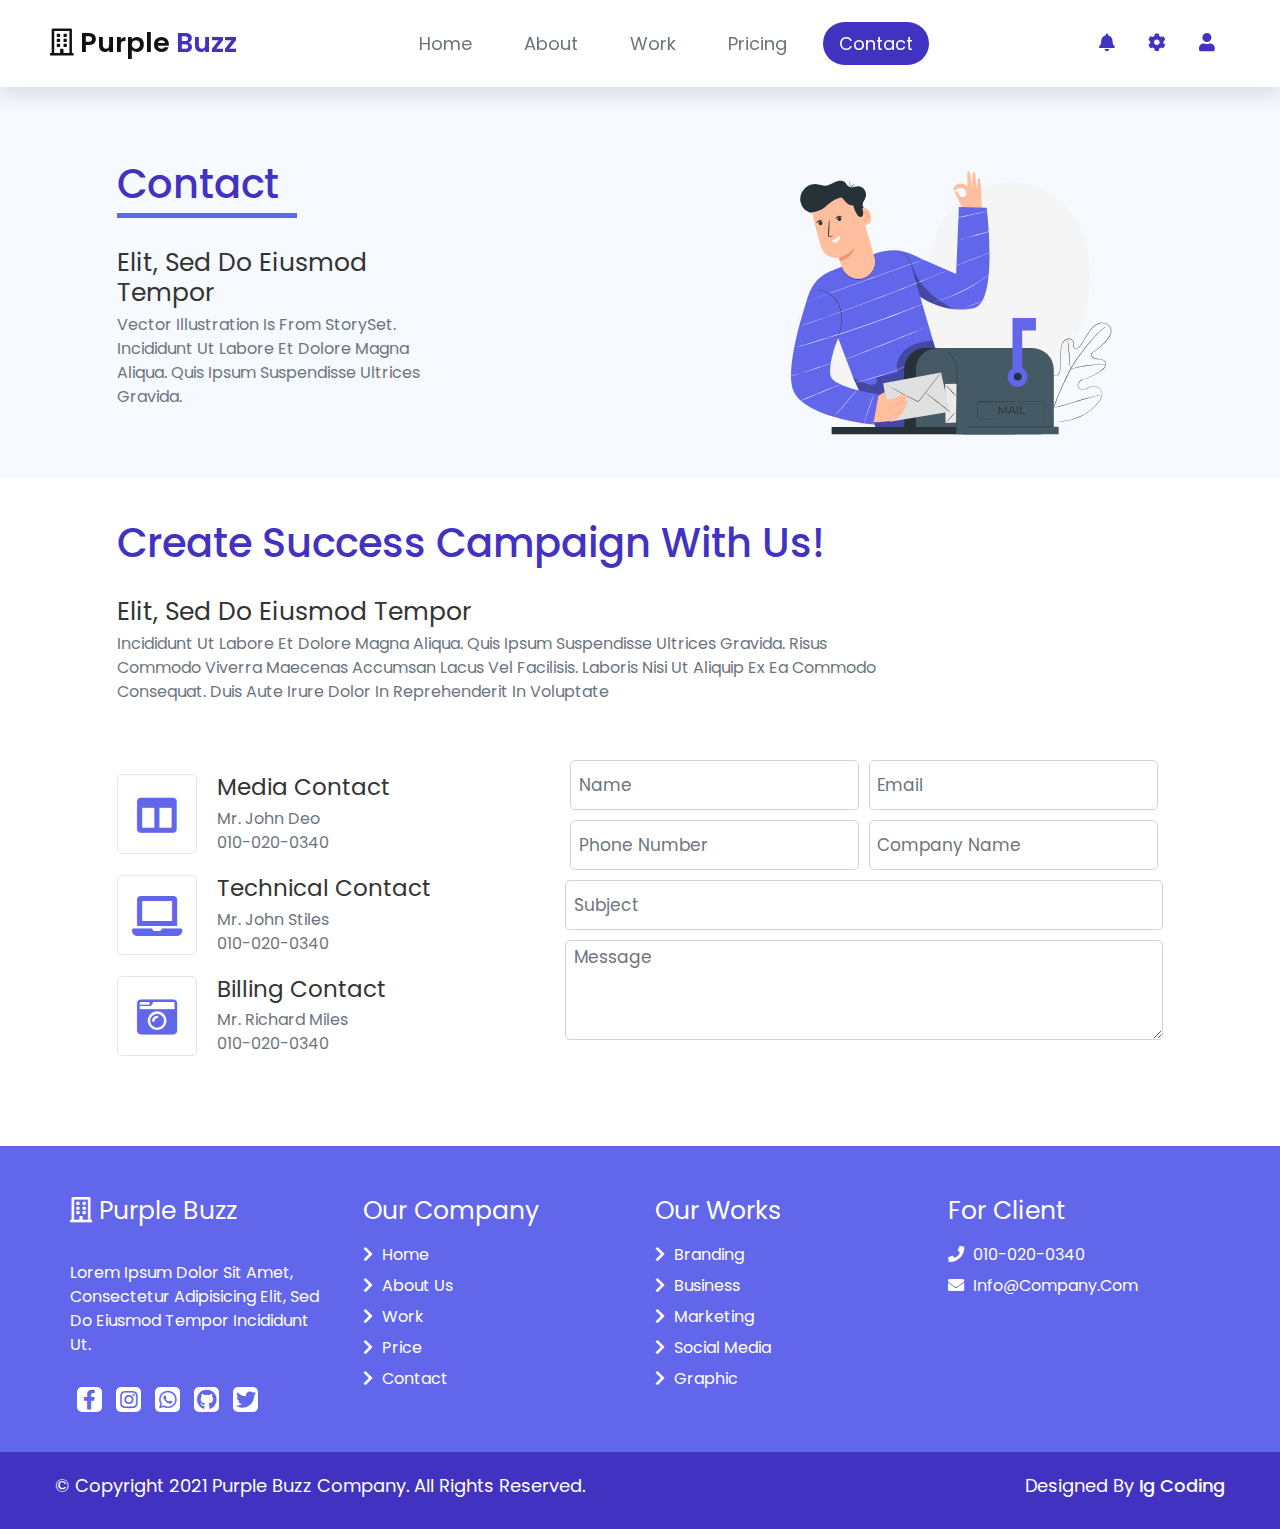
<file: contact.html>
<!DOCTYPE html>
<html>
<head>
	<meta charset="utf-8">
	<meta http-equiv="X-UA-Compatible" content="IE=edge">
	<title>Purple buzz</title>
	<!-- font awesome link -->
	<link rel="stylesheet" href="https://cdnjs.cloudflare.com/ajax/libs/font-awesome/5.14.0/css/all.min.css" />
	
	<!-- bootstrap main link -->
	<link rel="stylesheet" href="https://maxcdn.bootstrapcdn.com/bootstrap/4.5.2/css/bootstrap.min.css">

	<!-- bootstrap plugins link  -->
	<script src="https://ajax.googleapis.com/ajax/libs/jquery/3.5.1/jquery.min.js"></script>
	<script src="https://cdnjs.cloudflare.com/ajax/libs/popper.js/1.16.0/umd/popper.min.js"></script>
	<script src="https://maxcdn.bootstrapcdn.com/bootstrap/4.5.2/js/bootstrap.min.js"></script>

	<!-- css custom file********** -->
	<link rel="stylesheet" href="css/style.css">
</head>
<body>

<!-- navigation start  -->
	<header>	
		<nav class="navbar navbar-light navbar-expand-lg" id="nav">
			<a href="index.html" class="navbar-brand"> <span class="far fa-building"></span> purple  <span class="styling-text">buzz</span></a>
			<button class="navbar-toggler" data-toggle="collapse" data-target="#navbar">
				<span class="navbar-toggler-icon"></span>
			</button>

			<div class="collapse navbar-collapse" id="navbar">
				<ul class="navbar-nav ml-auto mr-auto">
					<li class="nav-item"><a href="index.html" class="nav-link">home</a></li>
					<li class="nav-item"><a href="about.html" class="nav-link">about</a></li>
					<li class="nav-item"><a href="work.html" class="nav-link">work</a></li>
					<li class="nav-item"><a href="price.html" class="nav-link">pricing</a></li>
					<li class="nav-item"><a href="contact.html" class="nav-link active">contact</a></li>
				</ul>
					<div class="icons">
						<a href="#" class="fas fa-bell"></a>
						<a href="#" class="fas fa-cog"></a>
						<a href="#" class="fas fa-user"></a>
					</div>
			</div>
		</nav>
	</header>
	<!-- navigation end  -->

<!-- start contact page -->
<!-- start contact home section -->
<section class="contact-home padding flex bg-lg">
	<div class="container">
		<div class="row justify-content-between align-items-center">
			<div class="col-lg-4 col-12">
				<h2 class="mini-heading">contact</h2>
				<span class="line p-0 m-0"></span>
				<h3 class="mt-5">Elit, sed do eiusmod tempor</h3>
				<p class="p-0 m-0">Vector illustration is from StorySet. Incididunt ut labore et dolore magna aliqua. Quis ipsum suspendisse ultrices gravida.</p>
			</div>
			<div class="col-lg-5 col-12">
				<img src="img/contact-img-1.svg" alt="img">
			</div>		
		</div>
	</div>
</section>
<!-- end contact home section -->

<!-- start contact us section -->
<section class="contact-us padding">
	<div class="container">
		<div class="row">
			<div class="col-lg-9 col-md-10 col-sm-11 col-12">
				<h2 class="mini-heading">create success campaign with us!</h2>
				<h3 class="mt-5">Elit, sed do eiusmod tempor</h3>
				<p class="p-0 m-0">Incididunt ut labore et dolore magna aliqua. Quis ipsum suspendisse ultrices gravida. Risus commodo viverra maecenas accumsan lacus vel facilisis. Laboris nisi ut aliquip ex ea commodo consequat. Duis aute irure dolor in reprehenderit in voluptate</p>
			</div>
		</div>
		<div class="row align-items-center justify-content-center">
			<div class="col-lg-5 col-12">
				<div class="box-container d-flex flex-column">
					<div class="box d-flex">
						<span class="fas fa-columns"></span>
						<div class="text">
							<h4>media contact</h4>
							<div class="name">mr. john deo</div>
							<div class="phone-no">010-020-0340</div>
						</div>
					</div>
					<div class="box d-flex">
						<span class="fas fa-laptop"></span>
						<div class="text">
							<h4>technical contact</h4>
							<div class="name">mr. john stiles</div>
							<div class="phone-no">010-020-0340</div>
						</div>
					</div>
					<div class="box d-flex">
						<span class="fas fa-camera-retro"></span>
						<div class="text">
							<h4>billing contact</h4>
							<div class="name">mr. richard miles</div>
							<div class="phone-no">010-020-0340</div>
						</div>
					</div>
				</div>
			</div>
			<div class="col-lg-7 col-12">
				<form>
					<div class="form-group d-flex flex-lg-row flex-column">
						<input type="text" class="form-control w-lg-50 w-100 mx-2" placeholder="name">
						<input type="email" class="form-control w-lg-50 w-100 mx-2" placeholder="email">
					</div>
					<div class="form-group d-flex flex-lg-row flex-column">
						<input type="number" class="form-control w-lg-50 w-100 mx-2" placeholder="phone number">
						<input type="text" class="form-control w-lg-50 w-100 mx-2" placeholder="company name">
					</div>
					<div class="form-group">
						<input type="text" class="form-control w-100" placeholder="subject">
					</div>
					<div class="form-group">
						<textarea class="form-control" placeholder="message"></textarea>
					</div>
				</form>
			</div>
		</div>
	</div>
</section>
<!-- end contact us section -->


<!-- end contact page -->








<!-- start footer  -->
	<footer class="footer">
		<div class="container">
			<div class="row justify-content-center align-items-stretch">
				<div class="col-lg-3 col-md-4 col-sm-6">
					<h3><span class="far fa-building"></span> purple buzz</h3>
					<p>Lorem ipsum dolor sit amet, consectetur adipisicing elit, sed do eiusmod tempor incididunt ut.</p>
					<div class="icons d-flex">
						<a href="#" class="fab fa-facebook-f"></a>
						<a href="#" class="fab fa-instagram"></a>
						<a href="#" class="fab fa-whatsapp"></a>
						<a href="#" class="fab fa-github"></a>
						<a href="#" class="fab fa-twitter"></a>
					</div>
				</div>
				<div class="col-lg-3 col-md-4 col-sm-6">
					<h3>our company</h3>
					<a href="#" class="d-block"><span class="fas fa-chevron-right"></span> home</a>
					<a href="#" class="d-block"><span class="fas fa-chevron-right"></span> about us</a>
					<a href="#" class="d-block"><span class="fas fa-chevron-right"></span> work</a>
					<a href="#" class="d-block"><span class="fas fa-chevron-right"></span> price</a>
					<a href="#" class="d-block"><span class="fas fa-chevron-right"></span> contact</a>
				</div>
				<div class="col-lg-3 col-md-4 col-sm-6">
					<h3>our works</h3>
					<a href="#" class="d-block"><span class="fas fa-chevron-right"></span> branding</a>
					<a href="#" class="d-block"><span class="fas fa-chevron-right"></span>	business</a>
					<a href="#" class="d-block"><span class="fas fa-chevron-right"></span> marketing</a>
					<a href="#" class="d-block"><span class="fas fa-chevron-right"></span> social media</a>
					<a href="#" class="d-block"><span class="fas fa-chevron-right"></span> graphic</a>
				</div>
				<div class="col-lg-3 col-md-4 col-sm-6">
					<h3>for client</h3>
					<a href="#" class="d-block"><span class="fas fa-phone"></span> 010-020-0340</a>
					<a href="#" class="d-block"><span class="fas fa-envelope"></span> info@company.com</a>
				</div>
			</div>
		</div>
		<div class="credit">
			<div class="container">
				<div class="row d-flex justify-content-between">
					<p>© Copyright 2021 Purple Buzz Company. All Rights Reserved.</p>
					<p>designed by <a href="#">ig coding</a></p>
				</div>
			</div>
		</div>
	</footer>
	<!-- end footer  -->
</file>
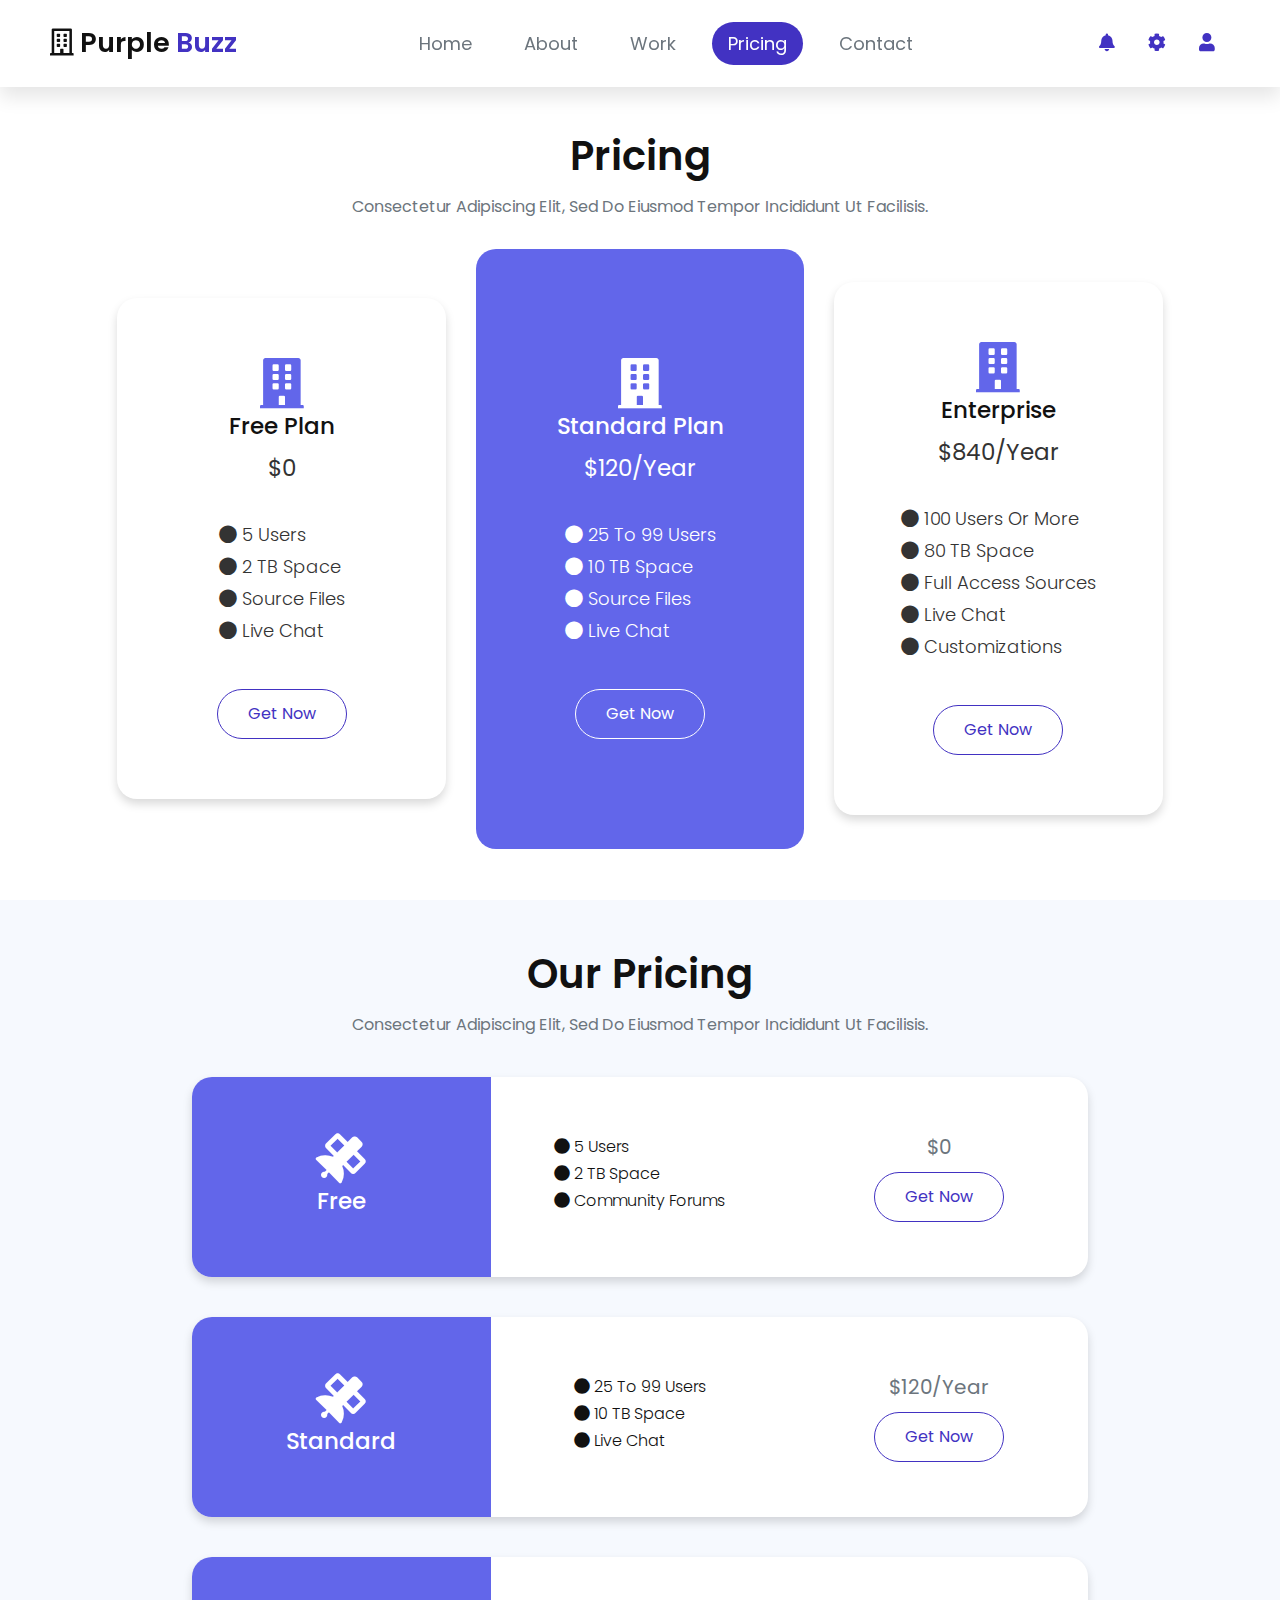
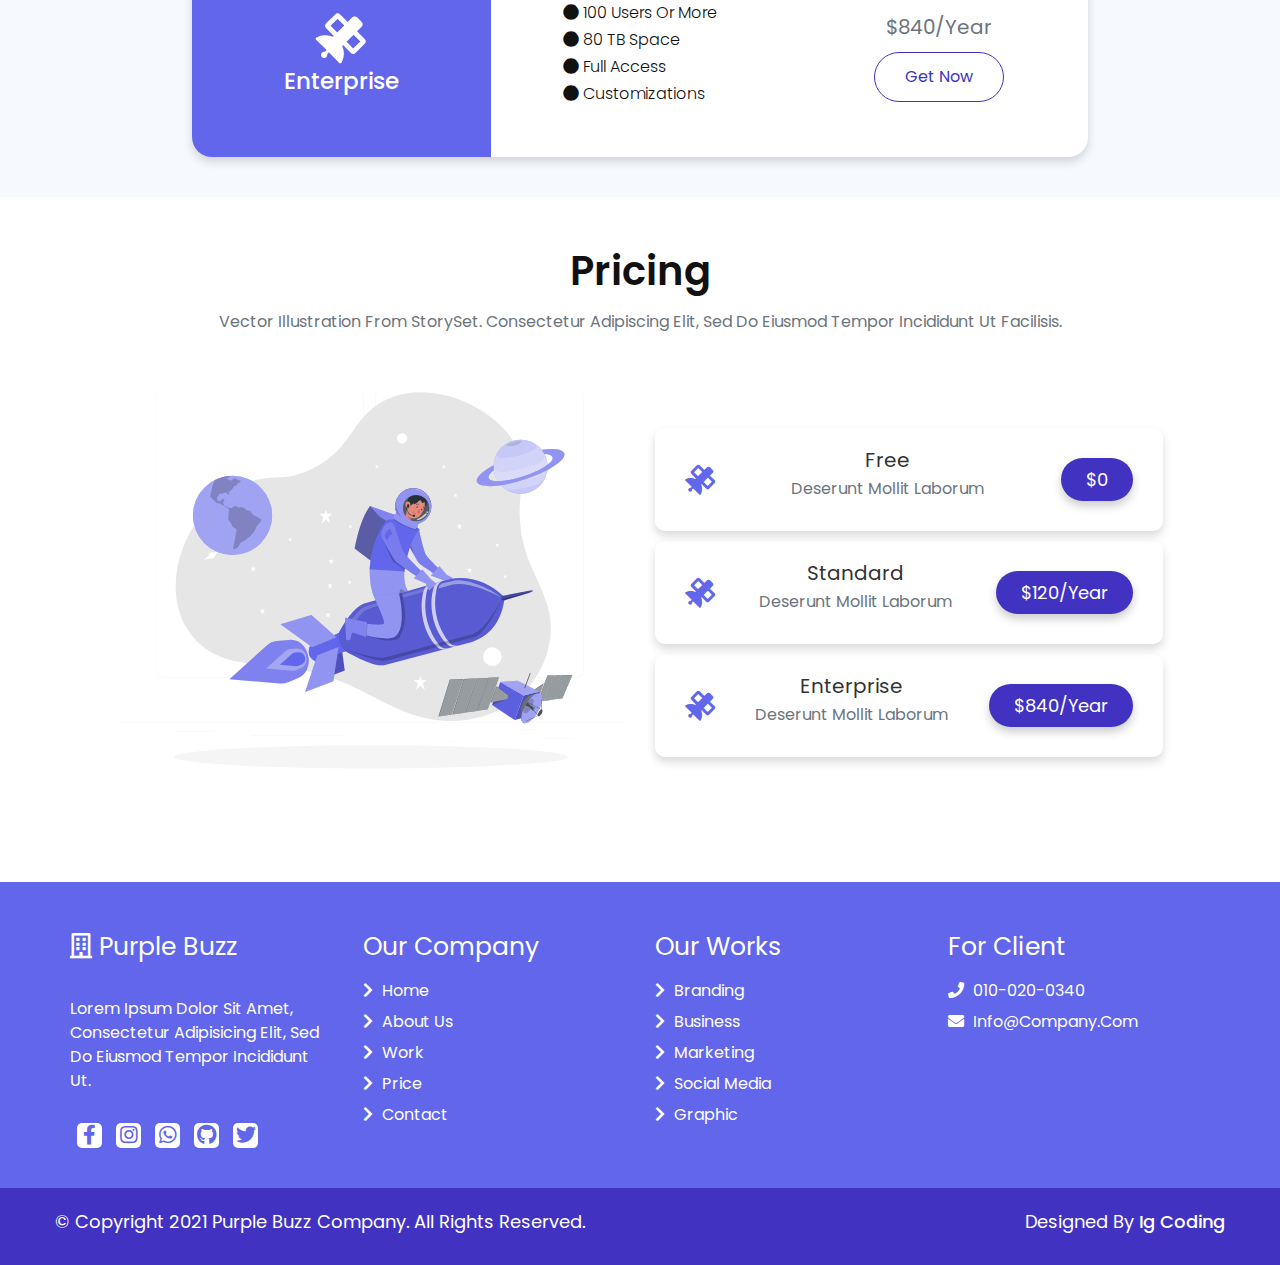
<file: price.html>
<!DOCTYPE html>
<html>
<head>
	<meta charset="utf-8">
	<meta http-equiv="X-UA-Compatible" content="IE=edge">
	<title>Purple buzz</title>
	<!-- font awesome link -->
	<link rel="stylesheet" href="https://cdnjs.cloudflare.com/ajax/libs/font-awesome/5.14.0/css/all.min.css" />
	
	<!-- bootstrap main link -->
	<link rel="stylesheet" href="https://maxcdn.bootstrapcdn.com/bootstrap/4.5.2/css/bootstrap.min.css">

	<!-- bootstrap plugins link  -->
	<script src="https://ajax.googleapis.com/ajax/libs/jquery/3.5.1/jquery.min.js"></script>
	<script src="https://cdnjs.cloudflare.com/ajax/libs/popper.js/1.16.0/umd/popper.min.js"></script>
	<script src="https://maxcdn.bootstrapcdn.com/bootstrap/4.5.2/js/bootstrap.min.js"></script>

	<!-- css custom file********** -->
	<link rel="stylesheet" href="css/style.css">
</head>
<body>

<!-- navigation start  -->
	<header>	
		<nav class="navbar navbar-light navbar-expand-lg" id="nav">
			<a href="index.html" class="navbar-brand"> <span class="far fa-building"></span> purple  <span class="styling-text">buzz</span></a>
			<button class="navbar-toggler" data-toggle="collapse" data-target="#navbar">
				<span class="navbar-toggler-icon"></span>
			</button>

			<div class="collapse navbar-collapse" id="navbar">
				<ul class="navbar-nav ml-auto mr-auto">
					<li class="nav-item"><a href="index.html" class="nav-link">home</a></li>
					<li class="nav-item"><a href="about.html" class="nav-link">about</a></li>
					<li class="nav-item"><a href="work.html" class="nav-link">work</a></li>
					<li class="nav-item"><a href="price.html" class="nav-link active">pricing</a></li>
					<li class="nav-item"><a href="contact.html" class="nav-link">contact</a></li>
				</ul>
					<div class="icons">
						<a href="#" class="fas fa-bell"></a>
						<a href="#" class="fas fa-cog"></a>
						<a href="#" class="fas fa-user"></a>
					</div>
			</div>
		</nav>
	</header>
	<!-- navigation end  -->

	<!-- start price page  -->

	<!-- start price section 1 -->
	<section class="price-1 padding flex flex-column">
		<div class="price-header text-center mt-5">
			<h1 class="heading">pricing</h1>
			<p class="m-0 p-0">Consectetur adipiscing elit, sed do eiusmod tempor incididunt ut facilisis.</p>
		</div>
		<div class="container pt-5">
			<div class="row justify-content-center align-items-center">
				<div class="col-lg-4 col-md-12 col-12 mt-lg-0 mt-5">
					<div class="price-box d-flex justify-content-center align-items-center flex-column shadow p-5">
						<div class="box-header text-center">
							<span class="fas fa-building"></span>
							<h4>free plan</h4>
							<div class="price-cost">$0</div>
						</div>
						<ul class="box-body my-5">
							<li><span class="fas fa-circle"></span> 5 users</li>
							<li><span class="fas fa-circle"></span> 2 TB space</li>
							<li><span class="fas fa-circle"></span> source files</li>
							<li><span class="fas fa-circle"></span> live chat</li>
						</ul>
							<a href="#" class="btn-outline">get now</a>
					</div>
				</div>
				<div class="col-lg-4 col-md-12 col-12 mt-lg-0 mt-5">
					<div class="price-box d-flex justify-content-center align-items-center flex-column active p-5">
						<div class="box-header text-center">
							<span class="fas fa-building"></span>
							<h4>standard plan</h4>
							<div class="price-cost">$120/Year</div>
						</div>
						<ul class="box-body my-5">
							<li><span class="fas fa-circle"></span> 25 to 99 users</li>
							<li><span class="fas fa-circle"></span> 10 TB space</li>
							<li><span class="fas fa-circle"></span> source files</li>
							<li><span class="fas fa-circle"></span> live chat</li>
						</ul>
							<a href="#" class="btn-outline">get now</a>
					</div>
				</div>
				<div class="col-lg-4 col-md-12 col-12 mt-lg-0 mt-5">
					<div class="price-box d-flex justify-content-center align-items-center flex-column shadow p-5">
						<div class="box-header text-center">
							<span class="fas fa-building"></span>
							<h4>enterprise</h4>
							<div class="price-cost">$840/Year</div>
						</div>
						<ul class="box-body my-5">
							<li><span class="fas fa-circle"></span> 100 users or more</li>
							<li><span class="fas fa-circle"></span> 80 TB space</li>
							<li><span class="fas fa-circle"></span> full access sources</li>
							<li><span class="fas fa-circle"></span> live chat</li>
							<li><span class="fas fa-circle"></span> customizations</li>
						</ul>
							<a href="#" class="btn-outline">get now</a>
					</div>
				</div>
			</div>
		</div>
	</section>
	<!-- end price section 1 -->

	<!-- start price section 2 -->
	<section class="price-2 padding bg-lg">
		<h1 class="heading text-center">our pricing</h1>
		<p class="p-0 m-0 text-center">Consectetur adipiscing elit, sed do eiusmod tempor incididunt ut facilisis.</p>
		<div class="container">
			<div class="row justify-content-center">
				<div class="col-10 box shadow">
					<div class="row">
						<div class="col-lg-4 col-12 d-flex align-items-center justify-content-center flex-column">
							<span class="fas fa-satellite"></span>
							<h3>free</h3>
						</div>
						<div class="col-lg-4 col-12 d-flex align-items-center justify-content-center">
							<ul>
								<li><span class="fas fa-circle"></span> 5 users</li>
								<li><span class="fas fa-circle"></span> 2 TB space</li>
								<li><span class="fas fa-circle"></span> community forums</li>
							</ul>
						</div>
						<div class="col-lg-4 col-12 text-center d-flex align-items-center justify-content-center flex-column">
							<div class="cost-price">$0</div>
							<a href="#" class="btn-outline">get now</a>
						</div>
					</div>
				</div>
				<div class="col-10 box shadow">
					<div class="row">
						<div class="col-lg-4 col-12 d-flex align-items-center justify-content-center flex-column">
							<span class="fas fa-satellite"></span>
							<h3>standard</h3>
						</div>
						<div class="col-lg-4 col-12 d-flex align-items-center justify-content-center">
							<ul>
								<li><span class="fas fa-circle"></span> 25 to 99 users</li>
								<li><span class="fas fa-circle"></span> 10 TB space</li>
								<li><span class="fas fa-circle"></span> live chat</li>
							</ul>
						</div>
						<div class="col-lg-4 col-12 text-center d-flex align-items-center justify-content-center flex-column">
							<div class="cost-price">$120/Year</div>
							<a href="#" class="btn-outline">get now</a>
						</div>
					</div>
				</div>
				<div class="col-10 box shadow">
					<div class="row">
						<div class="col-lg-4 col-12 d-flex align-items-center justify-content-center flex-column">
							<span class="fas fa-satellite"></span>
							<h3>enterprise</h3>
						</div>
						<div class="col-lg-4 col-12 d-flex align-items-center justify-content-center">
							<ul>
								<li><span class="fas fa-circle"></span> 100 users or more</li>
								<li><span class="fas fa-circle"></span> 80 TB space</li>
								<li><span class="fas fa-circle"></span> full access</li>
								<li><span class="fas fa-circle"></span> customizations</li>
							</ul>
						</div>
						<div class="col-lg-4 col-12 text-center d-flex align-items-center justify-content-center flex-column">
							<div class="cost-price">$840/Year</div>
							<a href="#" class="btn-outline">get now</a>
						</div>
					</div>
				</div>	
			</div>
		</div>
	</section>
	<!-- end price section 2 -->

	<!-- start price section 3 -->
	<section class="price-3 padding">
		<h1 class="heading text-center">pricing</h1>
		<p class="p-0 m-0 text-center">Vector illustration from StorySet. Consectetur adipiscing elit, sed do eiusmod tempor incididunt ut facilisis.</p>
		<div class="container">
			<div class="row justify-content-center align-items-center">
				<div class="col-lg-6 col-12">
					<img src="img/pricing.svg" alt="img">
				</div>
				<div class="col-lg-6 col-12">
					<div class="container">
						<div class="row">
							<div class="col-12 box shadow text-center flex-wrap">
								<span class="fas fa-satellite"></span>
								<div class="text">
									<h4>free</h4>
									<p>Deserunt mollit laborum</p>
								</div>
								<a href="#" class="main-btn">$0</a>
							</div>
							<div class="col-12 box shadow text-center">
								<span class="fas fa-satellite"></span>
								<div class="text">
									<h4>standard</h4>
									<p>Deserunt mollit laborum</p>
								</div>
								<a href="#" class="main-btn">$120/Year</a>
							</div>
							<div class="col-12 box shadow text-center">
								<span class="fas fa-satellite"></span>
								<div class="text">
									<h4>enterprise</h4>
									<p>Deserunt mollit laborum</p>
								</div>
								<a href="#" class="main-btn">$840/Year</a>
							</div>
						</div>
					</div>
				</div>
			</div>
		</div>
	</section>
	<!-- end price section 3 -->



	<!-- end price page  -->




	<!-- start footer  -->
	<footer class="footer">
		<div class="container">
			<div class="row justify-content-center align-items-stretch">
				<div class="col-lg-3 col-md-4 col-sm-6">
					<h3><span class="far fa-building"></span> purple buzz</h3>
					<p>Lorem ipsum dolor sit amet, consectetur adipisicing elit, sed do eiusmod tempor incididunt ut.</p>
					<div class="icons d-flex">
						<a href="#" class="fab fa-facebook-f"></a>
						<a href="#" class="fab fa-instagram"></a>
						<a href="#" class="fab fa-whatsapp"></a>
						<a href="#" class="fab fa-github"></a>
						<a href="#" class="fab fa-twitter"></a>
					</div>
				</div>
				<div class="col-lg-3 col-md-4 col-sm-6">
					<h3>our company</h3>
					<a href="#" class="d-block"><span class="fas fa-chevron-right"></span> home</a>
					<a href="#" class="d-block"><span class="fas fa-chevron-right"></span> about us</a>
					<a href="#" class="d-block"><span class="fas fa-chevron-right"></span> work</a>
					<a href="#" class="d-block"><span class="fas fa-chevron-right"></span> price</a>
					<a href="#" class="d-block"><span class="fas fa-chevron-right"></span> contact</a>
				</div>
				<div class="col-lg-3 col-md-4 col-sm-6">
					<h3>our works</h3>
					<a href="#" class="d-block"><span class="fas fa-chevron-right"></span> branding</a>
					<a href="#" class="d-block"><span class="fas fa-chevron-right"></span>	business</a>
					<a href="#" class="d-block"><span class="fas fa-chevron-right"></span> marketing</a>
					<a href="#" class="d-block"><span class="fas fa-chevron-right"></span> social media</a>
					<a href="#" class="d-block"><span class="fas fa-chevron-right"></span> graphic</a>
				</div>
				<div class="col-lg-3 col-md-4 col-sm-6">
					<h3>for client</h3>
					<a href="#" class="d-block"><span class="fas fa-phone"></span> 010-020-0340</a>
					<a href="#" class="d-block"><span class="fas fa-envelope"></span> info@company.com</a>
				</div>
			</div>
		</div>
		<div class="credit">
			<div class="container">
				<div class="row d-flex justify-content-between">
					<p>© Copyright 2021 Purple Buzz Company. All Rights Reserved.</p>
					<p>designed by <a href="#">ig coding</a></p>
				</div>
			</div>
		</div>
	</footer>
	<!-- end footer  -->
</file>
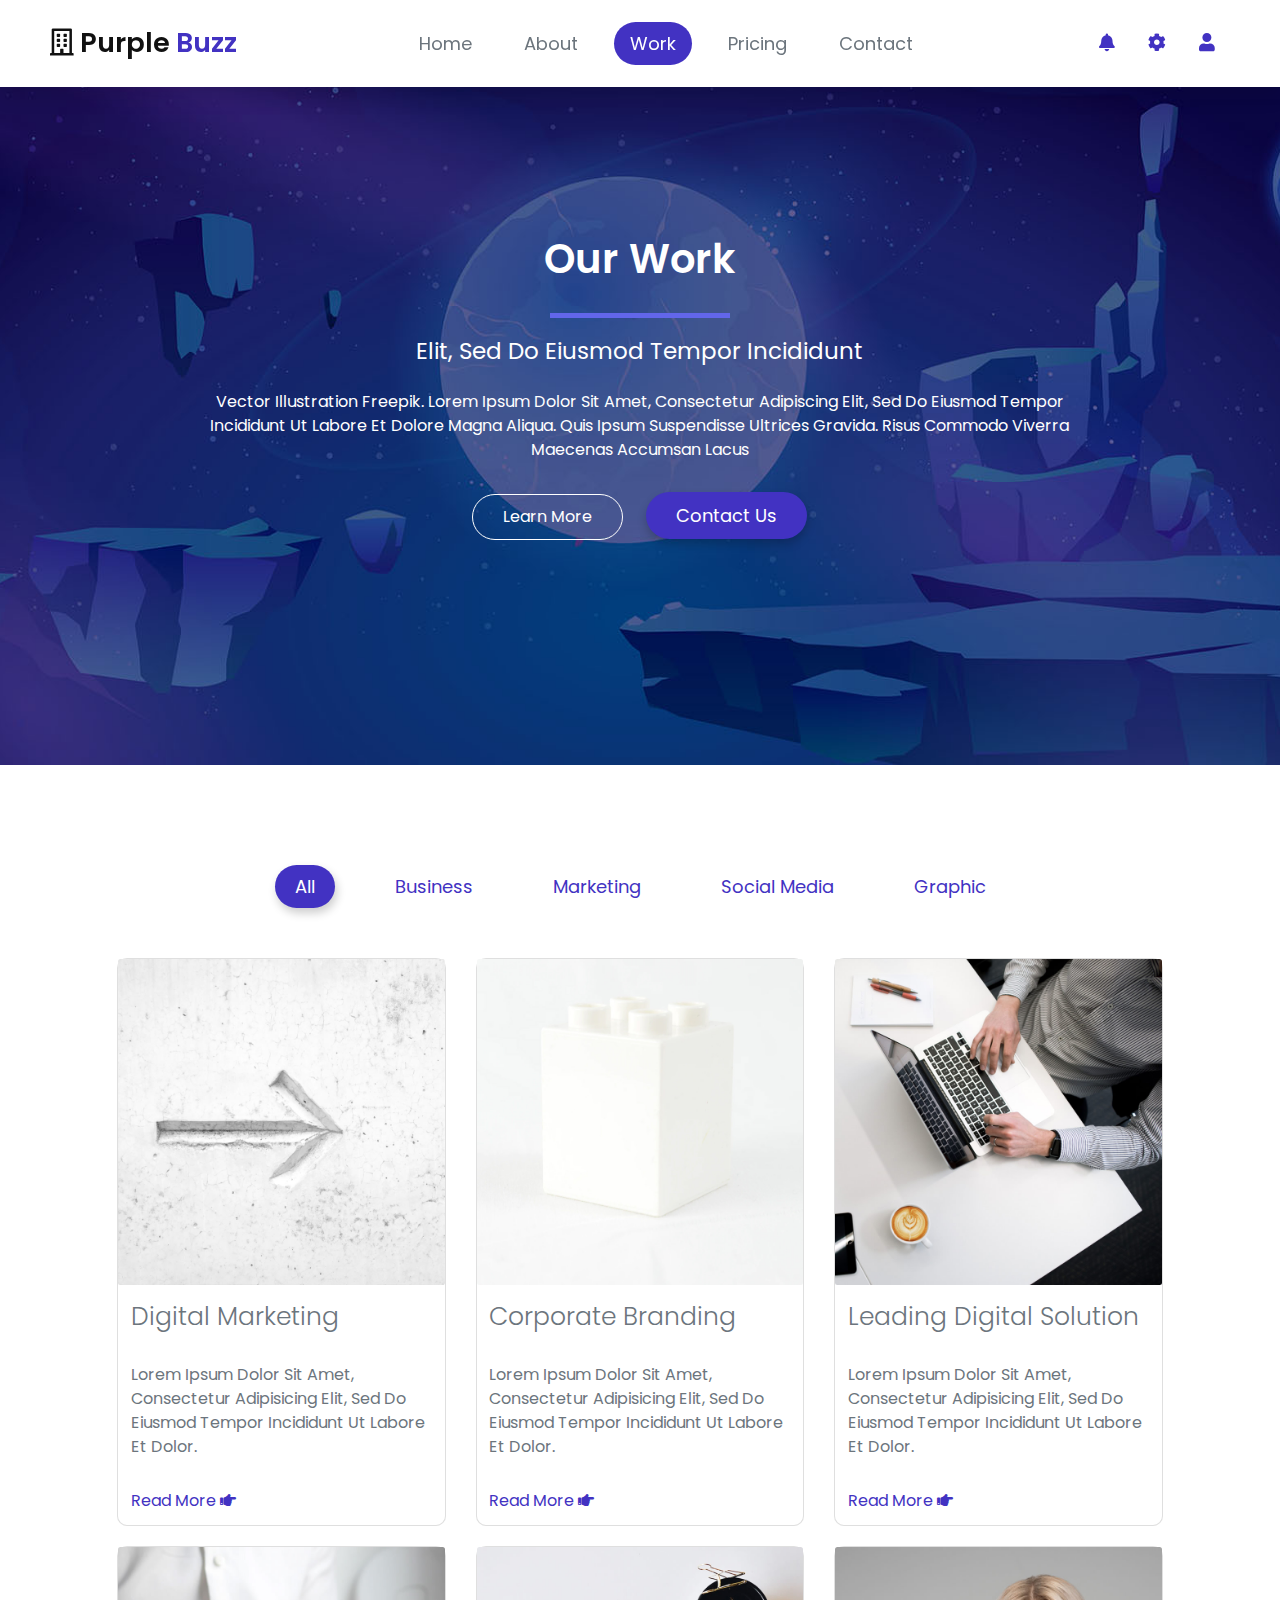
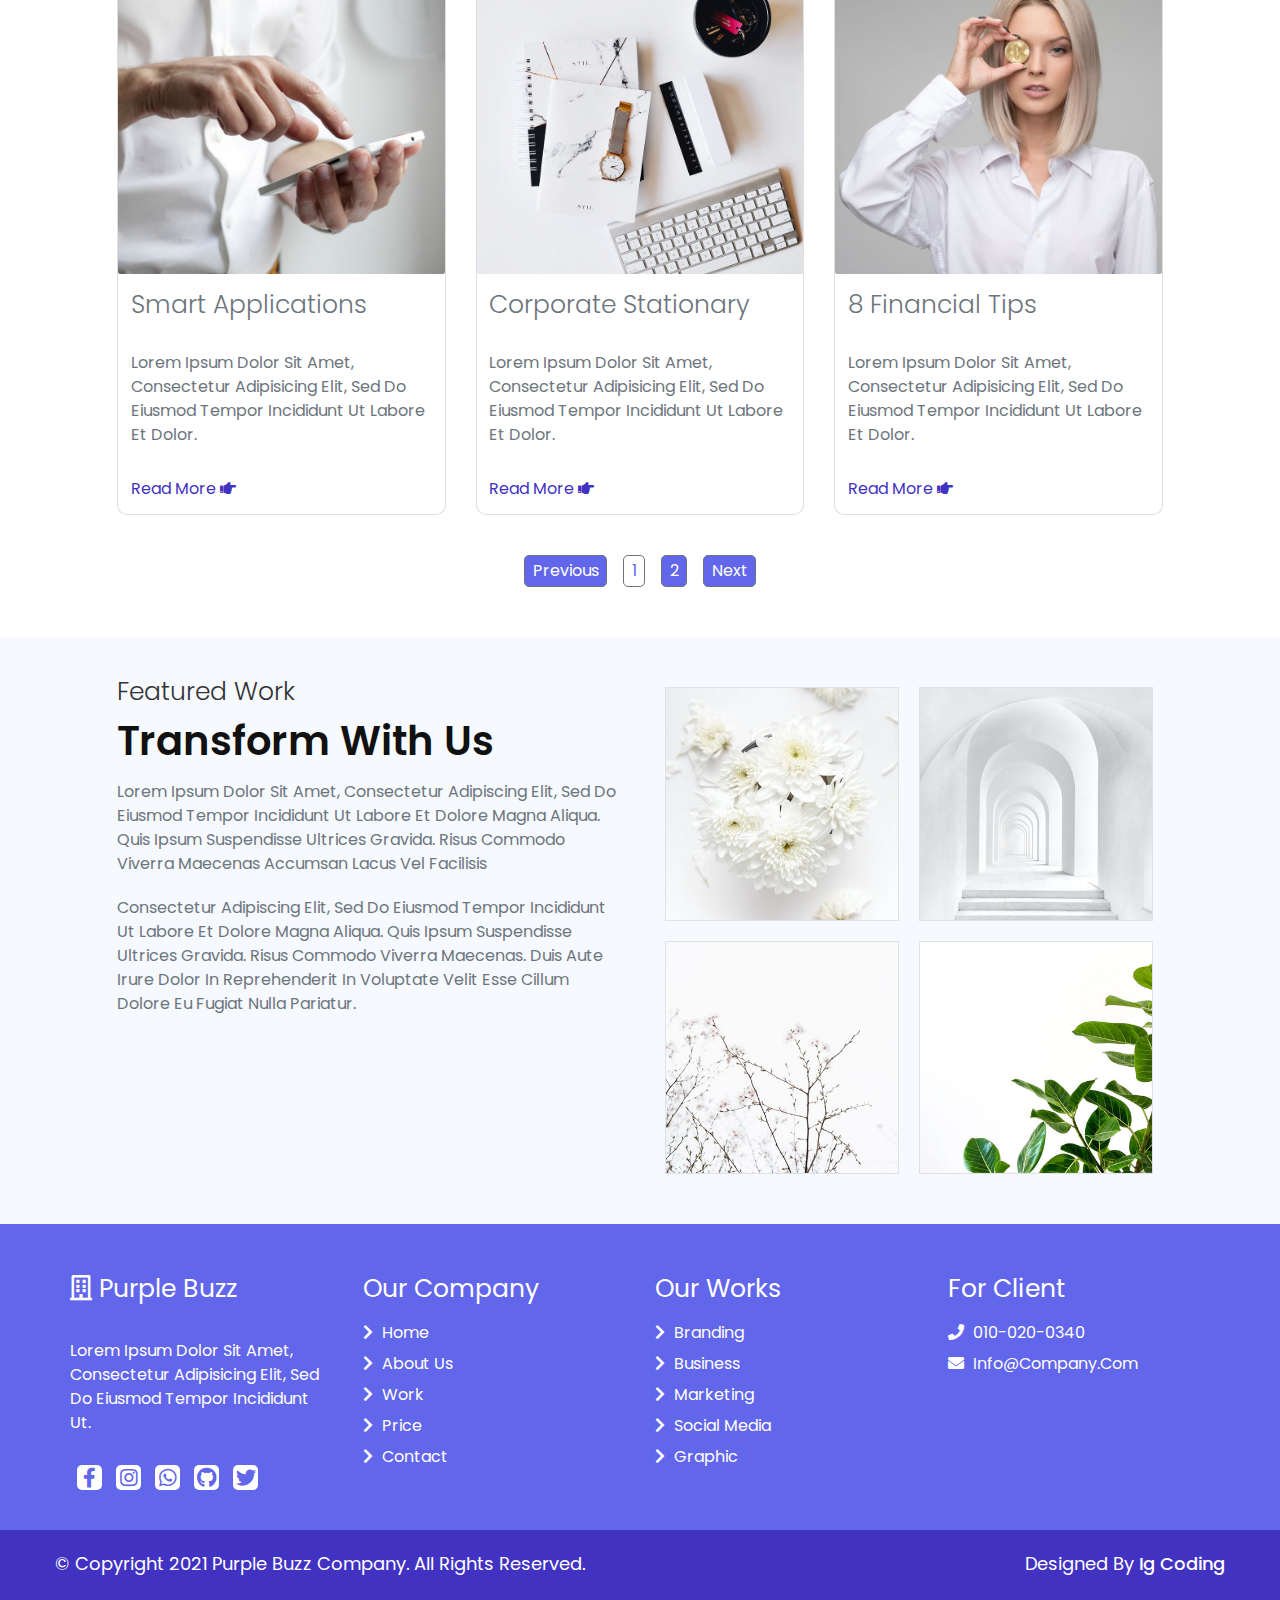
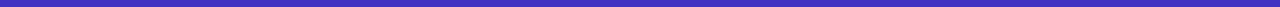
<file: work.html>
<!DOCTYPE html>
<html>
<head>
	<meta charset="utf-8">
	<meta http-equiv="X-UA-Compatible" content="IE=edge">
	<title>Purple buzz</title>
	<!-- font awesome link -->
	<link rel="stylesheet" href="https://cdnjs.cloudflare.com/ajax/libs/font-awesome/5.14.0/css/all.min.css" />
	
	<!-- bootstrap main link -->
	<link rel="stylesheet" href="https://maxcdn.bootstrapcdn.com/bootstrap/4.5.2/css/bootstrap.min.css">

	<!-- bootstrap plugins link  -->
	<script src="https://ajax.googleapis.com/ajax/libs/jquery/3.5.1/jquery.min.js"></script>
	<script src="https://cdnjs.cloudflare.com/ajax/libs/popper.js/1.16.0/umd/popper.min.js"></script>
	<script src="https://maxcdn.bootstrapcdn.com/bootstrap/4.5.2/js/bootstrap.min.js"></script>

	<!-- css custom file********** -->
	<link rel="stylesheet" href="css/style.css">
</head>
<body>

<!-- navigation start  -->
	<header>	
		<nav class="navbar navbar-light navbar-expand-lg" id="nav">
			<a href="index.html" class="navbar-brand"> <span class="far fa-building"></span> purple  <span class="styling-text">buzz</span></a>
			<button class="navbar-toggler" data-toggle="collapse" data-target="#navbar">
				<span class="navbar-toggler-icon"></span>
			</button>

			<div class="collapse navbar-collapse" id="navbar">
				<ul class="navbar-nav ml-auto mr-auto">
					<li class="nav-item"><a href="index.html" class="nav-link">home</a></li>
					<li class="nav-item"><a href="about.html" class="nav-link">about</a></li>
					<li class="nav-item"><a href="work.html" class="nav-link active">work</a></li>
					<li class="nav-item"><a href="price.html" class="nav-link">pricing</a></li>
					<li class="nav-item"><a href="contact.html" class="nav-link">contact</a></li>
				</ul>
					<div class="icons">
						<a href="#" class="fas fa-bell"></a>
						<a href="#" class="fas fa-cog"></a>
						<a href="#" class="fas fa-user"></a>
					</div>
			</div>
		</nav>
	</header>
	<!-- navigation end  -->


<!-- start work page  -->
	<section class="work padding flex">
		<div class="container">
			<div class="row justify-content-center align-items-center">
				<div class="col-lg-10 col-12 text-center">
					<div class="content">
						<h1 class="heading">our work</h1>
						<span class="line ml-auto mr-auto"></span>
						<h3>Elit, sed do eiusmod tempor incididunt</h3>
						<p>Vector illustration Freepik. Lorem ipsum dolor sit amet, consectetur adipiscing elit, sed do eiusmod tempor incididunt ut labore et dolore magna aliqua. Quis ipsum suspendisse ultrices gravida. Risus commodo viverra maecenas accumsan lacus</p>
						<a href="#" class="btn-outline">learn more</a>
						<a href="contact.php" class="main-btn">contact us</a>
					</div>
				</div>
			</div>
		</div>
	</section>

<!-- start work service -->
<section class="work-service padding">
	<div class="search-btn-container d-flex justify-content-center align-items-center">
		<button class="search-btn active"  data-target="all">All</button>
		<button class="search-btn" data-target="business">Business</button>
		<button class="search-btn" data-target="marketing">Marketing</button>
		<button class="search-btn" data-target="social-media">Social Media</button>
		<button class="search-btn" data-target="graphic">Graphic</button>
	</div>
	<div class="container">
		<div class="row">
			<div class="col-lg-4 col-md-6 col-12">
				<div class="img-box card business">
					<img src="img/our-work-1.jpg" class="card-img rounded">
						<div class="card-body">
							<div class="card-title">digital marketing</div>
							<p>Lorem ipsum dolor sit amet, consectetur adipisicing elit, sed do eiusmod tempor incididunt ut labore et dolor.</p>
							<a href="blog.html">read more <span class="fas fa-hand-point-right"></span></a>
						</div>
				</div>
			</div>
			<div class="col-lg-4 col-md-6 col-12">
				<div class="img-box card social-media">
					<img src="img/our-work-2.jpg" class="card-img rounded">
						<div class="card-body">
							<div class="card-title">corporate branding</div>
							<p>Lorem ipsum dolor sit amet, consectetur adipisicing elit, sed do eiusmod tempor incididunt ut labore et dolor.</p>
							<a href="blog.html">read more <span class="fas fa-hand-point-right"></span></a>
						</div>
				</div>
			</div>
			<div class="col-lg-4 col-md-6 col-12">
				<div class="img-box card marketing graphic">
					<img src="img/our-work-3.jpg" class="card-img rounded">
						<div class="card-body">
							<div class="card-title">leading digital solution</div>
							<p>Lorem ipsum dolor sit amet, consectetur adipisicing elit, sed do eiusmod tempor incididunt ut labore et dolor.</p>
							<a href="blog.html">read more <span class="fas fa-hand-point-right"></span></a>
						</div>
				</div>
			</div>
			<div class="col-lg-4 col-md-6 col-12">
				<div class="img-box card social-media">
					<img src="img/our-work-4.jpg" class="card-img rounded">
						<div class="card-body">
							<div class="card-title">smart applications</div>
							<p>Lorem ipsum dolor sit amet, consectetur adipisicing elit, sed do eiusmod tempor incididunt ut labore et dolor.</p>
							<a href="blog.html">read more <span class="fas fa-hand-point-right"></span></a>
						</div>
				</div>
			</div>
			<div class="col-lg-4 col-md-6 col-12">
				<div class="img-box card business graphic">
					<img src="img/our-work-5.jpg" class="card-img rounded">
						<div class="card-body">
							<div class="card-title">corporate stationary</div>
							<p>Lorem ipsum dolor sit amet, consectetur adipisicing elit, sed do eiusmod tempor incididunt ut labore et dolor.</p>
							<a href="blog.html">read more <span class="fas fa-hand-point-right"></span></a>
						</div>
				</div>
			</div>
			<div class="col-lg-4 col-md-6 col-12">
				<div class="img-box card marketing">
					<img src="img/our-work-6.jpg" class="card-img rounded">
						<div class="card-body">
							<div class="card-title">8 financial tips</div>
							<p>Lorem ipsum dolor sit amet, consectetur adipisicing elit, sed do eiusmod tempor incididunt ut labore et dolor.</p>
							<a href="blog.html">read more <span class="fas fa-hand-point-right"></span></a>
						</div>
				</div>
			</div>
		</div>
	</div>
	<div class="container">
		<div class="row justify-content-center align-items-center">
			<ul class="pagination mt-5">
				<li class="page-item">
					<a href="#" class="page-link">previous</a>
				</li>
				<li class="page-item">
					<a href="#" class="page-link active">1</a>
				</li>
				<li class="page-item">
					<a href="#" class="page-link">2</a>
				</li>
				<li class="page-item">
					<a href="#" class="page-link">next</a>
				</li>
			</ul>
		</div>
	</div>
</section>
<!-- end work service -->

<!-- start feature  -->
<section class="feature padding position-relative bg-lg">
	<div class="container">
		<div class="row">
			<div class="col-lg-6">
				<h3>featured work</h3>
				<h2 class="heading">transform with us</h2>
				<p>Lorem ipsum dolor sit amet, consectetur adipiscing elit, sed do eiusmod tempor incididunt ut labore et dolore magna aliqua. Quis ipsum suspendisse ultrices gravida. Risus commodo viverra maecenas accumsan lacus vel facilisis</p>
				<p>Consectetur adipiscing elit, sed do eiusmod tempor incididunt ut labore et dolore magna aliqua. Quis ipsum suspendisse ultrices gravida. Risus commodo viverra maecenas. Duis aute irure dolor in reprehenderit in voluptate velit esse cillum dolore eu fugiat nulla pariatur.</p>
			</div>
			<div class="col-lg-6">
				<div class="container">
					<div class="row">
						<div class="col-6 p-3">
							<img src="img/feature-work-1.jpg" class="border border-rounded img-show">
						</div>
						<div class="col-6 p-3">
							<img src="img/feature-work-2.jpg" class="border border-rounded img-show">
						</div>
						<div class="col-6 p-3">
							<img src="img/feature-work-3.jpg" class="border border-rounded img-show">
						</div>
						<div class="col-6 p-3">
							<img src="img/feature-work-4.jpg" class="border border-rounded img-show">
						</div>
					</div>
				</div>
			</div>
		</div>
	</div>
	<div class="img-showed-container padding">
		<div class="container d-flex justify-content-center align-items-center">
			<img src="img/feature-work-4.jpg">
			<span class="fas fa-times"></span>
		</div>
	</div>
</section>
<!-- end feature  -->



<!-- end work page  -->


<!-- start footer  -->
	<footer class="footer">
		<div class="container">
			<div class="row justify-content-center align-items-stretch">
				<div class="col-lg-3 col-md-4 col-sm-6">
					<h3><span class="far fa-building"></span> purple buzz</h3>
					<p>Lorem ipsum dolor sit amet, consectetur adipisicing elit, sed do eiusmod tempor incididunt ut.</p>
					<div class="icons d-flex">
						<a href="#" class="fab fa-facebook-f"></a>
						<a href="#" class="fab fa-instagram"></a>
						<a href="#" class="fab fa-whatsapp"></a>
						<a href="#" class="fab fa-github"></a>
						<a href="#" class="fab fa-twitter"></a>
					</div>
				</div>
				<div class="col-lg-3 col-md-4 col-sm-6">
					<h3>our company</h3>
					<a href="#" class="d-block"><span class="fas fa-chevron-right"></span> home</a>
					<a href="#" class="d-block"><span class="fas fa-chevron-right"></span> about us</a>
					<a href="#" class="d-block"><span class="fas fa-chevron-right"></span> work</a>
					<a href="#" class="d-block"><span class="fas fa-chevron-right"></span> price</a>
					<a href="#" class="d-block"><span class="fas fa-chevron-right"></span> contact</a>
				</div>
				<div class="col-lg-3 col-md-4 col-sm-6">
					<h3>our works</h3>
					<a href="#" class="d-block"><span class="fas fa-chevron-right"></span> branding</a>
					<a href="#" class="d-block"><span class="fas fa-chevron-right"></span>	business</a>
					<a href="#" class="d-block"><span class="fas fa-chevron-right"></span> marketing</a>
					<a href="#" class="d-block"><span class="fas fa-chevron-right"></span> social media</a>
					<a href="#" class="d-block"><span class="fas fa-chevron-right"></span> graphic</a>
				</div>
				<div class="col-lg-3 col-md-4 col-sm-6">
					<h3>for client</h3>
					<a href="#" class="d-block"><span class="fas fa-phone"></span> 010-020-0340</a>
					<a href="#" class="d-block"><span class="fas fa-envelope"></span> info@company.com</a>
				</div>
			</div>
		</div>
		<div class="credit">
			<div class="container">
				<div class="row d-flex justify-content-between">
					<p>© Copyright 2021 Purple Buzz Company. All Rights Reserved.</p>
					<p>designed by <a href="#">ig coding</a></p>
				</div>
			</div>
		</div>
	</footer>
	<!-- end footer  -->
<script src="js/script.js"></script>
</body>
</html>
</file>
<file: css/style.css>
@import url('https://fonts.googleapis.com/css2?family=Poppins:wght@300;400;500;600;700&display=swap');
:root{
	--main-lg-color: #6266ea;
	--main-dark-color: #4232c2;
	--white-color: #fff;
	--bg-lg-color: #f0f0f0;
	--black-color: #111;
	--lg-black: #333;
	--font-color: #6c757d;
}
*{
	margin: 0;
	padding: 0;
	box-sizing: border-box;
	text-decoration: none !important;
	list-style: none;
	text-transform: capitalize;
	border: none;
	outline: none;
	font-family: 'Poppins', sans-serif;
}
html{
	font-size: 62.5%;
	overflow-x: hidden;
}
.styling-text{
	color: var(--main-dark-color);
}
.height{
	min-height: 100vh;
}
.padding{
	padding: 4rem 8%;
}
.flex{
	display: flex;
	justify-content: center;
	align-items: center;
}
.btn-outline{
	padding: 1.2rem 3rem;
	border: .1rem solid var(--main-dark-color);
	font-size: 1.6rem;
	color: var(--main-dark-color);
	border-radius: 5rem;
	transition: all .3s linear;
	margin-top: 1rem;
	display: inline-block;
}
.btn-outline:hover{
	color: var(--white-color) !important;
	background: var(--main-dark-color) !important;
}
.btn-outline:active{
	box-shadow: 0 0 0 .5rem var(--main-lg-color);
}
.line{
	width: 18rem;
	height: .5rem;
	background: var(--main-lg-color);
	margin: 2rem 0;
	display: block;
}
.heading{
	font-size: 4rem;
	font-weight: 600;
	color: var(--black-color);
	padding: 1rem 0;
}
p{
	font-size: 1.6rem;
	padding: 2rem 0;
	color: var(--font-color);
}
img{
	width: 100%;
	object-fit: cover;
}
.main-btn{
	box-shadow: 0 .5rem 1rem rgba(0, 0, 0, .2);
	padding: .8rem 2.5rem;
	border-radius: 5rem;
	font-size: 1.8rem;
	color: var(--white-color);
	background-color: var(--main-dark-color);
	display: inline-block;
}
.main-btn:hover{
	transition: .2s;
	background-color: #3823da;
	color: var(--white-color);
}
.main-btn:active{
	box-shadow: 0 0 0 .5rem var(--main-lg-color);
}
input,
textarea
{
	text-transform: none;
}
*::placeholder{
	text-transform: capitalize;
}
.bg-lg{
	background-color: #f6f9fe;
}
/* start navigation  */
header{
	position: fixed;
	top: 0;

	left: 0;
	right: 0 ;
	background: var(--white-color);
	padding: 1.5rem 4rem;
	z-index: 1000;
	box-shadow: 0 1rem 1.8rem rgba(0, 0, 0, .1);
}
header #nav .navbar-brand{
	font-size: 2.7rem;
	color: var(--black-color);
	font-weight: 600;
}
header #nav ul li{
	margin: 0 1rem;
}
header #nav ul li a{
	font-size: 1.8rem;
	color: var(--font-color);
	padding: .8rem 1.6rem;
	transition: all .2s linear;
	border-radius: 5rem;
}
header #nav ul li a:hover,
header #nav ul li a.active
{
	background: var(--main-dark-color) !important;
	color: var(--white-color);
}
header #nav ul li a:active{
	box-shadow: 0 0 0 .5rem var(--main-lg-color);
}
header #nav .icons a{
	color: var(--main-dark-color) !important;
	margin: 0 1.5rem;
	font-size: 1.8rem;
}
header #nav .icons a:hover{
	color: var(--main-lg-color) !important;
}
/* end navigation  

/* start home  */
.home{
	background: url('../img/homeBg.jpg') no-repeat;
	background-position: center;
	background-size: cover;
	background-attachment: fixed;
}
.home .carousel .carousel-item .content{
	padding: 0 10rem;
}
.home .carousel .carousel-item{
	padding: 5rem 0;
	min-height: 60vh;
}
.home .carousel .carousel-item .content h1{
	font-size: 6rem;
	color: var(--main-lg-color);
	font-weight: 300;
}
.home .carousel .carousel-item .content h1 span{
	font-weight: 500;
}
.home .carousel .carousel-control-prev span,
.home .carousel .carousel-control-next span{
	color: var(--main-lg-color);
	width: 3rem;
	height: 3rem;
	font-size: 4rem
}
.home .carousel .carousel-control-prev{
	left: -8rem;
}
.home .carousel .carousel-control-next{
	right: -8rem;
}
.home .carousel .carousel-indicators{
	bottom: -8rem;
}
.home .carousel .carousel-indicators li{
	background-color: var(--main-lg-color) !important;
}
/* end home  */

/* start service  */
.service .content{
	padding: 4rem 0
}
.service .content h3{
	font-size: 3rem;
	color: var(--lg-black);
}
.service .content h3 span{
	color: var(--main-lg-color);
}
/* end service  */

/* start portfolio */
.search-btn-container{
	background: var(--main-lg-color);
	padding: 4rem 0;
}
.search-btn-container .search-btn{
	padding: .8rem 2rem;
	border-radius: 3rem;
	color: var(--white-color);
	margin: 0 2rem;
	font-size: 1.8rem;
	background-color: transparent;
	transition: all .2s linear;
	cursor: pointer;
}
.search-btn-container .search-btn.active,
.search-btn-container .search-btn:hover{
	background-color: var(--main-dark-color);
	box-shadow: .2rem .5rem 1rem rgba(0, 0, 0, .2);
}
.img-box{
	margin: 1rem 0;
	position: relative;
	height: 25rem;
	border-radius: 1rem;
	overflow: hidden;
	transition: all .3s linear;
}
@keyframes popUp{
	0%{
		opacity: 0;
		transform: scale(0);
	}
	100%{
		opacity: 1;
		transform: scale(1);
	}
}
.img-box::before,
.img-box::after
{
	content: "";
	position: absolute;
	left: 0;
	bottom: 0;
	width: 100%;
	height: 100%;
	background: linear-gradient(transparent, rgba(0, 0, 0, .9));
	transition: all .3s linear;
}
.img-box::after{
	top: -100%;
	left: 0;
	background: linear-gradient(transparent,rgba(255, 255, 255, .9),rgba(255, 255, 255, .9),transparent);
}
.img-box:hover::after{
	top: 30%;
}
.img-box:hover::before{
	bottom: -120%;
}
.img-box .text{
	position: absolute;
	bottom: 0;
	left: 2rem;
	z-index: 10;
}
.img-box img{
	height: 100%;
}
.img-box .text p{
	color: var(--white-color);
}
.img-box:hover .text p{
	color: var(--black-color);
	transition: .2s;
}
.img-box .text .btn{
	color: var(--white-color);
	border-color: var(--white-color);
	padding: .8rem 3rem;
	border-radius: 3rem;
	font-size: 1.8rem;
	transition: all .3s linear;
}
.img-box .text .btn:hover,
.img-box:hover .text .btn{
	color: var(--black-color);
	border-color: var(--black-color);
}
/* end portfolio */

.newsletter{
	background-color: var(--main-lg-color);
}
.newsletter .col-lg-4{
	margin: 2rem 0;
}
.newsletter h4{
	font-size: 2.3rem;
	color: var(--white-color);
	font-weight: 400;
}
.newsletter p{
	font-size: 1.6rem;
	padding: 0;
	color: var(--white-color);
}
.newsletter .fab{
	color: var(--white-color);
	font-size: 6rem;
}

/* start recent work */
.recent-work .img-box{
	box-shadow: 0 1rem 4rem rgba(0, 0, 0, .2);
	margin: 2.5rem 1rem;
	height: auto;
}
.recent-work .img-box:hover .text{
	bottom: 5rem;
	transition: all .3s linear;
}
.recent-work .img-box .text a{
	font-size: 3rem;
	color: var(--white-color) !important;
	font-weight: 300;
}
.recent-work .img-box .text a:hover{
	color: var(--main-dark-color) !important;
}
.recent-work .img-box .text p{
	color: var(--white-color);
}
.recent-work .img-box::before{
	background: linear-gradient(transparent,rgba(255, 255, 255, .8));
}
.recent-work .img-box::after{
	background: linear-gradient(transparent,rgba(98, 102, 234, .7),rgba(98, 102, 234, .7),transparent);
}
/* end recent work */

/* start footer  */
.footer{
	background-color: var(--main-lg-color);
}
.footer .credit{
	background-color: var(--main-dark-color);
}
.footer .container{
	padding: 4rem 0;
}
.footer .credit .container{
	padding: 0;
}
.footer h3{
	color: var(--white-color);
	font-weight: 400;
	font-size: 2.5rem;
	padding: 1rem 0;
}
.footer p{
	color: var(--white-color);
}
.footer .icons a{
	width: 25px;
	height: 25px;
	margin: 0 .7rem;
	color: var(--main-lg-color);
	background-color: var(--white-color);
	font-size: 2rem;
	display: flex;
	justify-content: center;
	align-items: center;
	border-radius: .5rem;
	transition: all .2s linear;
}
.footer .icons a:hover{
	background-color: rgba(255, 255, 255, .5);
}
.footer a{
	color: var(--white-color);
	margin: .7rem 0;
	font-size: 1.6rem;
	transition: all .2s linear;
}
.footer a span{
	margin-right: .5rem;
}
.footer a:hover{
	color: rgba(255, 255, 255, .5);
}
.footer .credit p,
.footer .credit a{
	font-size: 1.8rem;
}
.footer .credit a{
	font-weight: 500;
}
/* end footer  */

/* start about page  */
.mini-heading{
	font-size: 4rem;
	color: var(--main-dark-color);
}
.about-page{
	min-height: 100vh;
}
.team .team-img-box p{
	padding: 0;
	font-size: 2rem;
}
.team .team-img-box img{
	border-radius: 50%;
	width: 80%;
}
.team .team-img-box:hover img{
	transform: scale(1.1);
	transition: .3s;
}

/* start partner  */
.partner{
	background-color: var(--main-lg-color);
}
.partner .heading{
	color: var(--white-color);
}
.partner .row{
	padding: 3rem 0;
}
.partner .row .col-md-4{
	text-align: center;
}
.partner a{
	color: var(--white-color);
	font-size: 7rem;
	background: rgba(255, 255, 255, .2);
	width: 25rem;
	height: 20rem;
	line-height: 20rem;
	text-align: center;
	transition: all .3s linear;
	border-radius: .5rem;
}
.partner a:hover{
	background: rgba(255, 255, 255,.5); 
}
/* end partner  */

/* start skills progress */
.skills .progress{
	background-color: var(--main-dark-color);
}
.skills .progress-bar-container{
	margin: 1rem 0;
}
.skills .skills-name,
.skills .skills-percent{
	font-size: 1.8rem;
	color: var(--font-color);
	padding: .5rem 0;
}
/* end skills progress */

/* start future plans */
.future-plans .box span{
	width: 12rem;
	height: 12rem;
	line-height: 12rem;
	border-radius: 1rem;
	background-color: var(--main-lg-color);
	font-size: 5rem;
	color: var(--white-color);
	box-shadow: .5rem .7rem 1rem rgba(0, 0, 0, .2);
	text-align: center;
}
.future-plans .box h3{
	font-weight: 300;
	font-size: 2.5rem;
	padding: 1rem 0 0;	
	color: var(--lg-black-color);
}
/* end future plans */

/* start contact  */
.contact form{
	position: relative;
	width: 55rem;
	height: 6rem;
	overflow-x: hidden;
	display: flex;
	align-items: center;
	padding: .5rem;
}
.contact form input[type="email"]{
	flex-basis: 70%;
	border-top-left-radius: 5rem; 
	border-bottom-left-radius: 5rem; 
    font-size: 1.6rem;
    height: 100%;
    padding: 0 .8rem;
}
form input:focus,
form textarea:focus
{
	border: .1rem solid var(--main-lg-color);
    box-shadow: 0 0 .5rem .1rem var(--main-lg-color) !important;
    padding: .7rem;
}
.contact form input[type="submit"]{
	flex-basis: 30%;
	background-color: var(--main-lg-color);
	font-size: 1.7rem;
	color: var(--white-color);
	height: 100%;
	border-top-right-radius: 5rem; 
	border-bottom-right-radius: 5rem;
	text-transform: capitalize;
}
.contact form input[type="submit"]:hover{
	transition: .2s;
	background-color: var(--main-dark-color);
}
/* end contact */
/* end about page  */

/* start work page  */
.work{
	min-height: 85vh;
	background: url('../img/work-bg.jpg') no-repeat;
	background-position: center;
	background-size: cover;
}
.work .content h1,
.work .content h3,
.work .content p
{
	color: var(--white-color)
}
.work .content h3{
	font-size: 2.3rem;
	font-weight: 400;
}
.work .content a{
	padding: 1rem 3rem;
	margin: 0 1rem;
	color: var(--white-color);
}
.work .content .btn-outline{
	border-color: var(--white-color) !important;
}
.work .content .btn-outline:hover{
	background-color: var(--white-color) !important;
	color: var(--black-lg-color) !important;
}

/* start service  */
.service .search-btn-container{
	background: transparent !important;
}
/* end service  */

/* start work service section */
.work-service .search-btn-container{
		background: var(--white-color);
		flex-wrap: wrap;
}
.work-service .search-btn-container .search-btn{
		color: var(--main-dark-color);
		margin-top: 2rem;
}
.work-service .search-btn-container .search-btn:hover,
.work-service .search-btn-container .search-btn.active{
		color: var(--white-color);
}
.work-service .img-box{
		overflow: visible;
		height: auto;
		background-color: var(--white-color);
}
.work-service .img-box::before,
.work-service .img-box::after{
		display: none;
}
.work-service .img-box .card-title{
		font-size: 2.5rem;
		color: var(--font-color);
		font-weight: 300;
}
.work-service .img-box .card-body a{
		font-size: 1.6rem;
		color: var(--main-dark-color);
}
.work-service .img-box .card-body a:hover{
		color: var(--main-lg-color);
}
.work-service .pagination .page-item .page-link{
	margin: 0 .8rem;
	font-size: 1.6rem;
	background-color: var(--main-lg-color);
	color: var(--white-color);
	border-color: var(--font-color);
	border-radius: .5rem;
}
.work-service .pagination .page-item .page-link:hover,
.work-service .pagination .page-item .page-link.active
{
	background-color: transparent;
	color: var(--main-lg-color);
	transition: .2s;
}
/* end work service section */

/* start feature */
.feature h3{
	font-weight: 300;
	color: var(--lg-black);
	font-size: 2.5rem;
}
.feature h2,
.feature p
{
	padding: .5rem 0;
}
.feature img{
	cursor: pointer;
}
.feature .img-showed-container{
	background: rgba(0, 0, 0, .7);
	position: fixed;
	top: 0;
	left: 0;
	width: 100%;
	height: 100%;
	display: none;
	z-index: 1100;
}
.feature .img-showed-container img{
	cursor: default;
	position: absolute;
	top: 50%;
	left: 50%;
	transform: translate(-50%, -50%);
	width: 40rem;
}
.feature .img-showed-container .fas{
	position: absolute;
	top: 0;
	right: 0;
	width: 5rem;
	height: 5rem;
	line-height: 5rem;
	text-align: center;
	font-size: 2rem;
	background: rgba(0, 0, 0, .2);
	color: var(--white-color);
	cursor: pointer;
}
/* end feature */

/* end work page  */

/* start price page  */

/* start price 1 section */
.price-1{
	min-height: 100vh;
	padding-top: 8rem;
}
.price-1 .price-box{
	border-radius: 2rem;
	padding: 6rem 0 !important;
}
.price-1 .price-box.active{
	background-color: var(--main-lg-color);
	min-height: 60rem;
	padding: 8rem 0 !important;
}
.price-1 .price-box .box-header span{
	color: var(--main-lg-color);
	font-size: 5rem;
}
.price-1 .price-box.active .box-header span{
	color: var(--white-color);
}
.price-1 .price-box .box-header h4{
	font-size: 2.3rem;
	color: var(--black-color);
	padding: .5rem 0;
}
.price-1 .price-box.active .box-header h4{
	color: var(--white-color);
}
.price-1 .price-box .box-header .price-cost{
	font-size: 2.3rem;
	color: var(--lg-black);
}
.price-1 .price-box.active .box-header .price-cost{
	color: var(--white-color);
}
.price-1 .price-box ul li{
	margin: .5rem 0;
	font-size: 1.8rem;
	color: var(--lg-black);
	font-weight: 300;
}
.price-1 .price-box.active ul li{
	color: var(--white-color) ;
}
.price-1 .price-box.active .btn-outline{
	border-color: var(--white-color);
	color: var(--white-color);
}
.price-1 .price-box.active .btn-outline:hover{
	background-color: var(--white-color) !important;
	color: var(--black-color) !important;
}
/* end price 1 section */

/* start price 2 section */
.price-2 .box{
	border-radius: 2rem;
	overflow: hidden;
	margin-top: 4rem;
	background-color: var(--white-color);
	min-height: 20rem;
}
.price-2 .box .col-12{
	height: 20rem;
}
.price-2 .box .col-12:nth-child(1){
	background-color: var(--main-lg-color);
	color: var(--white-color);
}
.price-2 .box .col-12:nth-child(1) span{
	font-size: 5rem;
}
.price-2 .box h3{
	font-size: 2.3rem;
	margin-top: .5rem;
}
.price-2 .box ul li{
	font-size: 1.6rem;
	color: var(--black-color);
	margin-top: .3rem;
	font-weight: 300;
}
.price-2 .box .cost-price{
	font-size: 2rem;
	color: var(--font-color);
}
.price-2 .box .col-12{
	padding: 3rem;
}
/* end price 2 section */

/* start price 3 section */
.price-3 .box{
	display: flex;
	justify-content: space-between;
	align-items: center;
	flex-wrap: wrap;
	margin-top: 1rem;
	padding: 2rem 3rem;
	border-radius: 1rem;
}
.price-3 span{
	font-size: 3rem;
	color: var(--main-lg-color)
}
.price-3 .text h4{
	font-size: 2rem;
	font-weight: 400;
	color: var(--lg-black);
}
.price-3 .text p{
	padding: 0 !important;
}
/* end price 3 section */

/* end price page  */

/* start contact page */

/* start contact home section */
.contact-home{
	padding-top: 13rem;
}
.contact-home h3,
.contact-us h3
{
	font-size: 2.5rem;
	font-weight: 400;
	color: var(--lg-black);
}
.contact-us h4{
	font-size: 2.3rem;
	font-weight: 400;
	color: var(--lg-black);
}
.contact-us .box-container{
	padding: 5rem 0;
}
.contact-us .box-container .box{
	margin-top: 2rem;
}
.contact-us .box-container .box span{
	text-align: center;
	width: 8rem;
	height: 8rem;
	line-height: 8rem;
	font-size: 4rem;
	color: var(--main-lg-color);
	border: .1rem solid rgba(0, 0, 0, .1);
	border-radius: .5rem;
}
.contact-us .box-container .box .text{
	padding-left: 2rem;
}
.contact-us .box-container .box .text .name,
.contact-us .box-container .box .text .phone-no
{
	font-size: 1.6rem;
	color: var(--font-color);
}
.contact-us form input,
.contact-us form textarea,
.blog form input
{
	border-radius: .5rem;
	height: 5rem;
	font-size: 1.7rem;
	color: var(--black-color);
}
.blog form textarea,
.contact-us form textarea{
	height: 10rem;
}
/* end contact home section */

/* end contact page */

/* start blog page  */
.blog .big-img{
	width: 50rem;
	height: 40rem;
}
.blog .box-container .box img{
	width: 10rem;
	height: 10rem;
	padding: 1rem;
	margin: 0 .5rem;
	cursor: pointer;
}
.blog .fas{
	color: var(--black-color);
	font-size: 1.8rem;
}
.blog .carousel-control-prev{
	left: -3rem;
}
.blog .carousel-control-next{
	right: -3rem;
}
.blog iframe{
	width: 100%;
	height: 40rem;
}
.blog .comment-box{
	margin: 5rem 0;
}
.blog .comment-box .comment-box-header img{
	border-radius: 50%;
	width: 8rem;
	height: 8rem;
}
.blog .comment-box .name-box{
	margin: 1rem 0 0 3rem;
}
.blog .comment-box .name-box .name{
	font-size: 1.8rem;
	font-weight: 400;
}
.blog .comment-box .name-box .time{
	font-size: 1.8rem;
	font-weight: 300;
}
.blog .comment-box .reply-btn,
.blog .comment-box .reply-btn span{
	color: var(--main-lg-color);
	font-size: 2rem;
}
.blog .comment-box .reply-btn:hover span,
.blog .comment-box .reply-btn:hover{
	color: var(--main-dark-color);
}
.blog .comment-box .text-box{
	margin-left: auto;
	width: 85%;
	margin-top: 1rem;
	padding: 1rem;
}
.blog form textarea{
	font-size: 1.6rem;
	height: 13rem;
}
.blog form input,
.blog form textarea{
	padding: 0 .8rem;
	margin-top: 1rem;
}
.blog form .form-inline .form-control{
	flex-basis: 49%;
}
.blog form input[type="submit"]{
	float: right;
}
.related-post .box{
	border-radius: 2rem;
	border: .1rem solid rgba(0, 0, 0, .1);
}
.related-post .box img{
	border-top-left-radius: 2rem; 
	border-top-right-radius: 2rem; 	
}
.related-post .box .box-body{	
	padding: .5rem 2rem;
}
.related-post .box .box-footer{
	padding: 0 2rem 1rem;
}
.related-post .box .box-body h4{
	font-size: 2rem;
	color: var(--lg-black);
}
.related-post .box .box-body p{
	padding: .5rem 0 !important;
	margin: 0 !important;
}
.related-post .box .box-footer a{
	color: var(--main-lg-color);
	font-size: 1.8rem;
}
.related-post .box .box-footer span{
	margin: 0 .8rem;
	color: var(--lg-black);
	font-size: 1.8rem;
}
.related-post .box .box-footer span i{
	color: var(--main-lg-color);
	cursor: pointer;
}
.related-post .box .box-footer a:hover,
.related-post .box .box-footer span i:hover{
	color: var(--main-dark-color);
}
/* end blog page  */



















/* media query start */
@media screen and (max-width: 992px){
	html{
		font-size: 90%
	}
	.btn-outline{
		padding: .8rem 2rem;
	}
	.height{
		min-height: 90vh;
	}
	.home .carousel .carousel-item .content{
		padding: 2rem 3rem;
	}
	header #nav ul li{
		margin: 1rem 0;
	}
	header #nav .icons{
		display: flex;
		justify-content: space-between;
		align-items: center;
		margin-top: 1rem;
	}
	.home .carousel .carousel-item .content h1{
		font-size: 5rem;
	}
	.price-2 .box .col-12 {
	    margin-bottom: -2rem;
	}
	.recent-work .img-box:hover .text{
		bottom: 1.3rem;
		transition: all .3s linear;
	}
	.footer .col-lg-3{
		margin-top: 3rem;
	}
	.team .team-img-box{
		margin-top: 3rem;
	}
	.partner a{
		margin-top: 3rem;
	}
	.contact-us form input{
		margin: 1rem 0;
	}
}
@media screen and (max-width: 768px){
	.home{
		min-height: 90vh;
	}
	.home .carousel .carousel-item{
		min-height: 50vh;
	}
	.home .carousel .carousel-item .content{
		padding: 5rem 7rem;
	}
	.home .carousel .carousel-item .content h1{
		font-size: 5rem;
	}
	.home .carousel .carousel-control-prev{
		left: -2rem;
	}
	.home .carousel .carousel-control-next{
		right: -2rem;
	}
	.future-plans .box{
		margin-top: 3rem;
	}
	.price-1 .price-box{
		margin-top: 4rem;
	}
	.price-3 .box{
		flex-flow: column;
	}
	.price-3 .box .text{
		padding: 1.5rem 0;
	}
	.blog .carousel-control-prev{
		left: -1rem;
	}
	.blog .carousel-control-next{
		right: -1rem;
	}
	.blog iframe{
		height: 30rem;
	}
	.blog form .form-inline .form-control{
		flex-basis: 100%;
	}
@media screen and (max-width: 556px){
	.home .carousel .carousel-item .content h1{
		font-size: 4rem;
	}
	.footer .container,
	.footer .credit .container
	{
		padding: 0 3rem;
	}
	.footer .col-lg-3{
		margin-top: 3rem;
	}
}
@media screen and (max-width: 400px){
	.footer{
		text-align: center;
	}
}
/* media query end */
</file>
